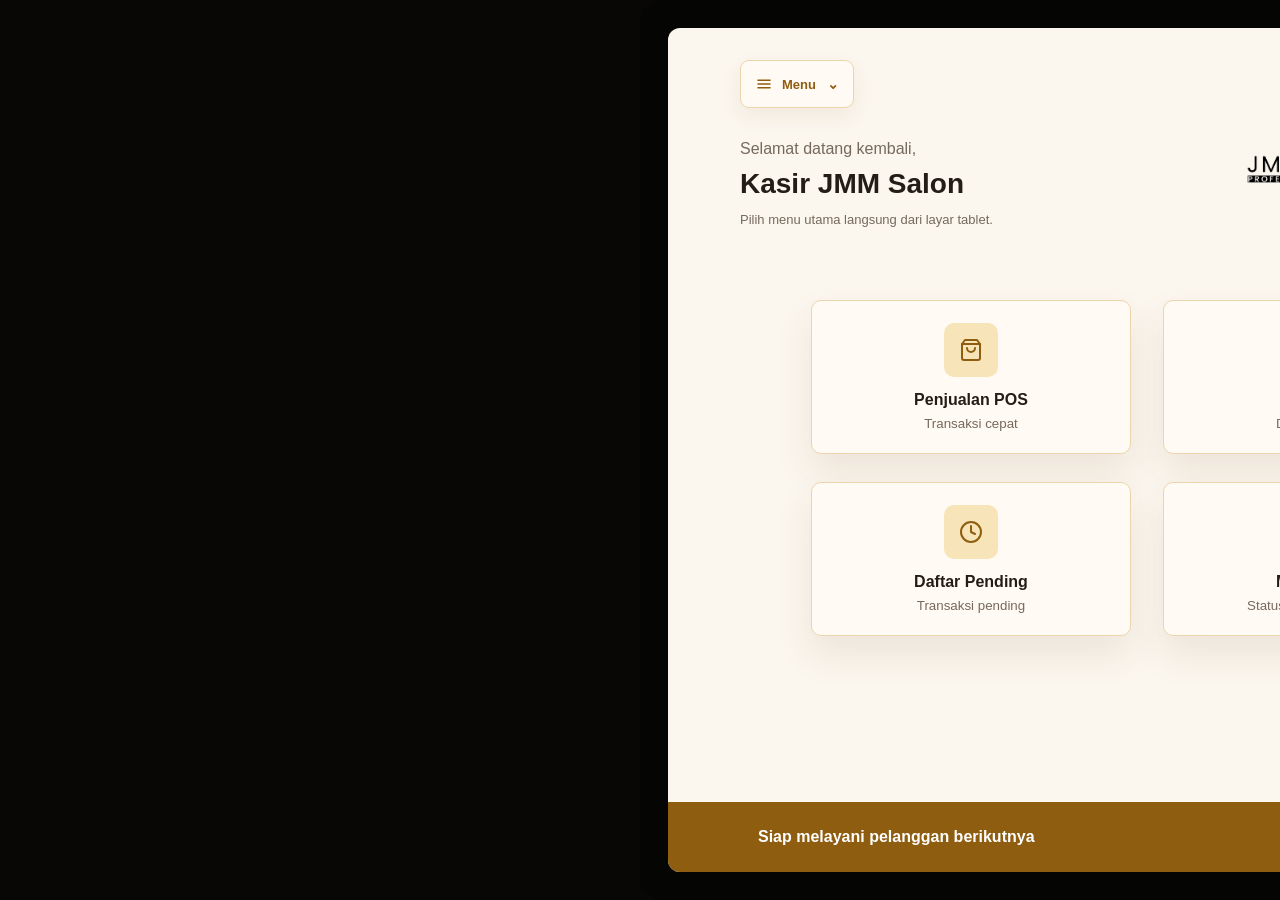
<file: index.html>
<!doctype html>
<html lang="id">
  <head>
    <meta charset="UTF-8" />
    <meta name="viewport" content="width=device-width, initial-scale=1.0" />
    <title>JMM Salon Cashier System - Tablet UI Gold</title>
    <link rel="icon" href="assets/images/JMMSALON2Transparant.png" type="image/png" />
    <link rel="stylesheet" href="assets/css/base.css?v=20260804-02" />
    <link rel="stylesheet" href="assets/css/customer-picker.css?v=20260804-02" />
    <link rel="stylesheet" href="assets/css/customers.css?v=20260804-02" />
    <link rel="stylesheet" href="assets/css/pos.css?v=20260804-02" />
    <link rel="stylesheet" href="assets/css/overlays.css?v=20260804-02" />
    <link rel="stylesheet" href="assets/css/operations.css?v=20260804-02" />
    <link rel="stylesheet" href="assets/css/membership.css?v=20260804-02" />
    <link rel="stylesheet" href="assets/css/cms.css?v=20260804-02" />
  </head>
  <body>
    <div id="app" aria-live="polite"></div>
    <script src="assets/js/bootstrap.js?v=20260804-02" defer></script>
  </body>
</html>
</file>
<file: assets/css/base.css>
:root {
  --canvas: #fbf6ee;
  --card: #fffaf3;
  --raised: #fffdf8;
  --ink: #241d17;
  --muted: #76695d;
  --gold: #d49a23;
  --gold-dark: #8f5d0f;
  --gold-soft: #f7e5b9;
  --gold-lift: #fff3da;
  --border: #ecd5ac;
  --success: #31966d;
  --danger: #b94a48;
  --shadow: 0 18px 36px rgba(118, 83, 28, 0.1);
}

* {
  box-sizing: border-box;
}

body {
  min-height: 100vh;
  margin: 0;
  display: grid;
  place-items: center;
  overflow: hidden;
  background: #080706;
  color: var(--ink);
  font-family: ui-sans-serif, -apple-system, BlinkMacSystemFont, "Segoe UI", sans-serif;
  letter-spacing: 0;
}

.bootstrap-error {
  width: min(560px, calc(100vw - 48px));
  margin: 15vh auto 0;
  padding: 28px;
  border: 1px solid var(--border);
  border-radius: 12px;
  background: var(--card);
  color: var(--ink);
  box-shadow: var(--shadow);
}

.bootstrap-error h1 {
  margin: 0 0 12px;
  font-size: 24px;
}

.bootstrap-error p,
.bootstrap-error small {
  color: var(--muted);
}

button,
input,
select {
  font: inherit;
}

button {
  cursor: pointer;
}

.member-branch-tag {
  display: inline-flex;
  align-items: center;
  width: max-content;
  min-height: 20px;
  padding: 2px 8px;
  border-radius: 999px;
  background: var(--gold-soft);
  color: var(--gold-dark) !important;
  font-size: 10px !important;
  font-weight: 800;
  line-height: 1.2;
}

.transaction-branch-tag {
  display: inline-flex;
  align-items: center;
  width: max-content;
  min-height: 20px;
  padding: 2px 8px;
  border: 1px solid #ddc28d;
  border-radius: 999px;
  background: var(--raised);
  color: var(--ink) !important;
  font-size: 10px !important;
  font-weight: 800;
  line-height: 1.2;
}

.member-branch-copy {
  display: block;
  margin-top: 4px;
  color: var(--gold-dark) !important;
  font-size: 10px !important;
  font-weight: 800;
}

.tablet-shell {
  width: 1366px;
  height: 900px;
  padding: 28px;
  background: #050504;
  border-radius: 22px;
}

.tablet-screen {
  position: relative;
  display: none;
  width: 100%;
  height: 100%;
  overflow: hidden;
  background: var(--canvas);
  border-radius: 12px;
}

.tablet-screen.active {
  display: block;
}

.topbar {
  height: 126px;
  display: grid;
  grid-template-columns: auto 1fr auto;
  align-items: start;
  gap: 24px;
  padding: 32px 50px 0;
}

.home-topbar {
  height: 172px;
  grid-template-columns: minmax(0, 1fr) auto minmax(0, 1fr);
  align-items: start;
  padding-left: 72px;
  padding-right: 72px;
}

#pos-view .topbar {
  height: 104px;
}

#pending-popup-button {
  justify-self: end;
}

.eyebrow,
.subtitle,
.date-block span,
.operator span,
small,
p {
  color: var(--muted);
}

.eyebrow,
.subtitle,
p {
  margin: 0;
}

h1,
h2,
h3 {
  margin: 0;
  letter-spacing: 0;
}

h1 {
  margin-top: 10px;
  font-size: 28px;
  line-height: 1.15;
}

.subtitle {
  margin-top: 12px;
  font-size: 13px;
}

.operator {
  display: flex;
  align-items: center;
  gap: 16px;
  min-width: 300px;
}

.operator.compact {
  min-width: 270px;
  justify-content: flex-end;
}

.home-operator {
  justify-content: flex-end;
}

.date-block {
  display: grid;
  gap: 8px;
  font-size: 12px;
}

.avatar {
  display: grid;
  width: 44px;
  height: 44px;
  place-items: center;
  border-radius: 999px;
  background: var(--gold);
  color: #fff;
  font-weight: 800;
}

.home-grid {
  position: absolute;
  left: 50%;
  top: 272px;
  transform: translateX(-50%);
  display: grid;
  grid-template-columns: repeat(3, 320px);
  gap: 28px 32px;
}

.home-online-compact {
  width: 304px;
  min-height: 48px;
  display: grid;
  grid-template-columns: 28px minmax(0, 1fr) auto;
  align-items: center;
  gap: 9px;
  padding: 8px 10px;
  border: 1px solid var(--border);
  border-radius: 9px;
  background: var(--card);
  color: var(--ink);
  box-shadow: 0 7px 18px rgba(118, 83, 28, 0.07);
  text-align: left;
}

.home-online-compact:hover,
.home-online-compact:focus-visible {
  border-color: var(--gold);
  background: var(--raised);
}

.home-online-compact:focus-visible {
  outline: 2px solid rgba(212, 154, 35, 0.45);
  outline-offset: 2px;
}

.home-online-compact-copy {
  display: grid;
  gap: 3px;
  min-width: 0;
}

.home-online-compact-copy strong {
  display: flex;
  align-items: center;
  gap: 7px;
  font-size: 11px;
}

.home-online-compact-copy small {
  overflow: hidden;
  color: var(--muted);
  font-size: 8px;
  text-overflow: ellipsis;
  white-space: nowrap;
}

.home-online-compact-copy b {
  min-width: 20px;
  padding: 2px 6px;
  border-radius: 999px;
  background: #e7f5ee;
  color: #267a58;
  font-size: 8px;
  text-align: center;
}

.home-online-icon {
  display: grid;
  width: 28px;
  height: 28px;
  place-items: center;
  border-radius: 8px;
  background: #e7f5ee;
  color: var(--success);
  font-size: 9px;
}

.home-online-chevron {
  color: var(--gold-dark);
  font-size: 18px;
  line-height: 1;
}

.menu-tile {
  height: 154px;
  padding: 18px 14px;
  border: 1px solid var(--border);
  border-radius: 10px;
  background: var(--card);
  box-shadow: var(--shadow);
  color: var(--ink);
}

.menu-tile.muted {
  opacity: 0.94;
}

.tile-icon {
  display: grid;
  width: 54px;
  height: 54px;
  margin: 0 auto 14px;
  place-items: center;
  border-radius: 10px;
  background: var(--gold-soft);
  color: var(--gold-dark);
}

.tile-icon svg {
  width: 24px;
  height: 24px;
}

.menu-tile strong,
.menu-tile small {
  display: block;
}

.menu-tile small {
  margin-top: 7px;
}

.bottom-command {
  position: absolute;
  left: 0;
  right: 0;
  bottom: 0;
  height: 70px;
  padding: 0 90px;
  display: flex;
  align-items: center;
  justify-content: space-between;
  background: var(--gold-dark);
  color: #fff;
  font-weight: 800;
}

.back-button {
  width: 106px;
  height: 48px;
  border: 1px solid var(--border);
  border-radius: 10px;
  background: var(--raised);
  color: var(--gold-dark);
  font-weight: 800;
}
</file>
<file: assets/css/customer-picker.css>
.pos-layout {
  display: grid;
  grid-template-columns: 1fr 320px;
  gap: 18px;
  height: 740px;
  padding: 10px 48px 38px;
}

.pos-catalog,
.cart-panel,
.profile-card,
.history-panel,
.wide-panel,
.filter-panel,
.transaction-panel {
  border: 1px solid var(--border);
  border-radius: 12px;
  background: var(--card);
}

.pos-catalog {
  position: relative;
  display: grid;
  grid-template-rows: auto auto auto minmax(0, 1fr);
  min-height: 0;
  padding: 14px;
  overflow: hidden;
}

.customer-strip {
  position: relative;
  display: flex;
  flex-wrap: wrap;
  align-items: center;
  align-content: flex-start;
  gap: 10px;
  min-height: 58px;
  padding: 9px 14px;
  border-radius: 10px;
  background: var(--raised);
  border: 1px solid var(--border);
  z-index: 20;
}

.customer-member-area {
  position: relative;
  display: flex;
  align-items: center;
  gap: 4px;
  min-width: 0;
}

.customer-member-area[hidden] {
  display: none;
}

.member-benefits {
  flex: 0 0 100%;
  display: grid;
  gap: 6px;
  max-height: 126px;
  overflow: hidden;
  padding-top: 7px;
  border-top: 1px solid var(--border);
}

.member-benefits[hidden] {
  display: none;
}

.benefit-toggle {
  display: inline-flex;
  align-items: center;
  justify-content: center;
  gap: 8px;
  height: 32px;
  padding: 0 10px 0 12px;
  border: 1px solid var(--border);
  border-radius: 8px;
  background: var(--gold-soft);
  color: var(--gold-dark);
  font-size: 12px;
  font-weight: 900;
  cursor: pointer;
  white-space: nowrap;
}

.benefit-toggle b {
  display: grid;
  width: 19px;
  height: 19px;
  place-items: center;
  border-radius: 999px;
  background: var(--gold);
  color: #fff;
  font-size: 10px;
  line-height: 1;
}

.benefit-toggle svg {
  width: 13px;
  height: 13px;
  transition: transform 0.16s ease;
}

.customer-strip.benefits-open .benefit-toggle svg {
  transform: rotate(180deg);
}

.member-list-rows {
  display: grid;
  max-height: 96px;
  overflow-y: auto;
  border: 1px solid var(--border);
  border-radius: 8px;
  background: var(--raised);
  scrollbar-color: #d8b46c transparent;
}

.member-list-row {
  display: grid;
  grid-template-columns: minmax(0, 1fr) auto;
  align-items: center;
  gap: 8px;
  min-height: 32px;
  padding: 3px 10px;
  border-bottom: 1px solid #f2e4cc;
}

.member-list-row:last-child {
  border-bottom: 0;
}

.member-list-row > span:first-child {
  min-width: 0;
  overflow: hidden;
  color: var(--ink);
  font-size: 12px;
  font-weight: 750;
  text-overflow: ellipsis;
  white-space: nowrap;
}

.member-list-row.ready > span:first-child {
  color: var(--gold-dark);
  font-weight: 900;
}

.member-list-stepper {
  display: grid;
  grid-template-columns: 24px 28px 24px;
  height: 24px;
  overflow: hidden;
  border: 1px solid var(--border);
  border-radius: 7px;
  background: #fffdf8;
}

.member-list-stepper button,
.member-list-stepper b {
  display: grid;
  place-items: center;
  border: 0;
  color: var(--ink);
  font-size: 11px;
  font-weight: 800;
}

.member-list-stepper button {
  color: var(--gold-dark);
  background: #fffaf1;
}

.member-list-stepper button:disabled {
  color: #cbb99b;
  background: #fffdf8;
  cursor: default;
}

.member-list-stepper b {
  border-left: 1px solid var(--border);
  border-right: 1px solid var(--border);
}

.customer-strip span,
.customer-strip small {
  display: block;
  font-size: 12px;
}

.customer-strip .member-list-stepper {
  display: grid;
}

.customer-summary {
  min-width: 0;
  flex: 0 1 auto;
  max-width: 380px;
}

.customer-title-row {
  display: flex;
  align-items: center;
  gap: 8px;
  min-width: 0;
  max-width: 100%;
}

.customer-strip strong {
  display: block;
  margin: 2px 0;
  font-size: 16px;
}

.customer-title-row strong {
  overflow: hidden;
  text-overflow: ellipsis;
  white-space: nowrap;
}

.customer-edit {
  flex: 0 0 auto;
  height: 22px;
  padding: 0 8px;
  border: 1px solid var(--border);
  border-radius: 6px;
  background: var(--gold-soft);
  color: var(--gold-dark);
  font-size: 10px;
  font-weight: 900;
  cursor: pointer;
}

.customer-summary small {
  overflow: hidden;
  text-overflow: ellipsis;
  white-space: nowrap;
}

.badge {
  display: inline-grid;
  min-width: 82px;
  height: 32px;
  place-items: center;
  padding: 0 16px;
  border-radius: 999px;
  background: var(--gold-soft);
  color: var(--gold-dark);
  font-size: 12px;
  font-weight: 800;
  white-space: nowrap;
  line-height: 1;
}

.customer-strip .badge {
  display: inline-flex;
  align-items: center;
  justify-content: center;
  min-width: auto;
  height: 24px;
  padding: 0 10px;
  font-size: 11px;
  flex-shrink: 0;
}

.badge.muted {
  background: #efe9df;
  color: var(--muted);
}

.badge.success {
  background: var(--gold-soft);
  color: var(--gold-dark);
}

.badge.gold {
  background: var(--gold);
  color: #fff;
}

.soft-action {
  display: inline-flex;
  align-items: center;
  justify-content: center;
  gap: 8px;
  height: 38px;
  padding: 0 14px;
  border: 0;
  border-radius: 10px;
  background: var(--gold-soft);
  color: var(--gold-dark);
  font-weight: 800;
  font-size: 12px;
  white-space: nowrap;
  flex-shrink: 0;
}

.soft-action svg {
  display: inline-block;
  width: 16px;
  height: 16px;
  flex-shrink: 0;
}

#customer-toggle {
  margin-left: auto;
}

#customer-add-pos {
  width: 158px;
  background: linear-gradient(180deg, #e7b13a, var(--gold));
  color: #fff;
  box-shadow: 0 10px 22px rgba(155, 98, 13, 0.18);
}

#customer-add-pos:hover {
  filter: brightness(1.05);
}

.customer-summary.empty strong {
  color: var(--muted);
  font-weight: 800;
}

.badge.member {
  display: inline-flex;
  align-items: center;
  justify-content: center;
  gap: 8px;
  background: var(--gold-soft);
  color: var(--gold-dark);
  line-height: 1.1;
}

.customer-dropdown {
  position: absolute;
  top: calc(100% + 8px);
  right: 14px;
  display: none;
  width: 380px;
  max-height: 320px;
  padding: 0;
  overflow: hidden;
  border: 1px solid var(--border);
  border-radius: 12px;
  background: var(--raised);
  box-shadow: 0 18px 40px rgba(118, 83, 28, 0.16);
}

.customer-strip.open .customer-dropdown {
  display: flex;
  flex-direction: column;
}

.dropdown-list {
  flex: 1 1 auto;
  min-height: 0;
  overflow-y: auto;
  display: grid;
  gap: 7px;
  padding: 8px;
  scrollbar-color: #d8b46c transparent;
}

.dropdown-search {
  display: grid;
  grid-template-columns: 1fr auto;
  align-items: center;
  gap: 8px;
  padding: 8px 10px;
  border: 1px solid var(--border);
  border-radius: 10px;
  background: var(--raised);
}

.dropdown-search input {
  width: 100%;
  border: 0;
  outline: 0;
  background: transparent;
  color: var(--ink);
  font-size: 13px;
}

.dropdown-search span {
  color: var(--muted);
  font-size: 18px;
  line-height: 1;
}

.customer-option {
  display: flex;
  align-items: center;
  justify-content: space-between;
  gap: 12px;
  width: 100%;
  min-height: 58px;
  padding: 10px 12px;
  border: 1px solid transparent;
  border-radius: 10px;
  background: #fff8eb;
  color: var(--ink);
  text-align: left;
}

.customer-option:hover,
.customer-option.active {
  border-color: var(--gold);
  background: var(--gold-lift);
}

.customer-option strong,
.customer-option small {
  display: block;
}

.customer-option strong {
  font-size: 13px;
}

.customer-option small {
  margin-top: 4px;
  font-size: 11px;
}

.customer-option em {
  display: inline-flex;
  align-items: center;
  justify-content: center;
  gap: 6px;
  min-width: 112px;
  height: 28px;
  border-radius: 999px;
  background: var(--gold-soft);
  color: var(--gold-dark);
  font-size: 10px;
  font-style: normal;
  font-weight: 900;
}

.customer-option em span {
  display: grid;
  width: 16px;
  height: 16px;
  place-items: center;
  border-radius: 999px;
  background: var(--gold);
  color: #fff;
  font-size: 8px;
}

.customer-option em.muted {
  background: #efe9df;
  color: var(--muted);
}
</file>
<file: assets/css/customers.css>
.customer-list-panel {
  display: flex;
  flex-direction: column;
  height: 640px;
  min-height: 0;
  margin: 24px 48px 48px;
  padding: 24px;
  border: 1px solid var(--border);
  border-radius: 12px;
  background: var(--card);
  overflow: hidden;
}

.customer-list-tools {
  display: flex;
  align-items: center;
  gap: 14px;
  padding-bottom: 14px;
}

.entries-control {
  display: flex;
  align-items: center;
  gap: 8px;
  color: var(--muted);
  font-size: 12px;
}

.entries-control strong {
  display: grid;
  min-width: 46px;
  height: 34px;
  place-items: center;
  border: 1px solid var(--border);
  border-radius: 8px;
  background: var(--raised);
  color: var(--ink);
}

.customer-search {
  display: grid;
  grid-template-columns: auto 1fr;
  align-items: center;
  gap: 10px;
  color: var(--muted);
  font-size: 12px;
  flex: 1;
  max-width: 400px;
  margin-left: auto;
}

.customer-search input {
  height: 36px;
  padding: 0 12px;
  border: 1px solid var(--border);
  border-radius: 8px;
  outline: 0;
  background: var(--raised);
  color: var(--ink);
}

.filter-button,
.add-customer-button,
.table-action {
  border: 1px solid var(--border);
  border-radius: 8px;
  background: var(--raised);
  color: var(--gold-dark);
  font-weight: 900;
}

.filter-button {
  display: flex;
  align-items: center;
  justify-content: center;
  gap: 8px;
  height: 36px;
  min-width: 92px;
}

.add-customer-button {
  display: flex;
  align-items: center;
  justify-content: center;
  gap: 8px;
  height: 44px;
  padding: 0 16px;
  background: linear-gradient(180deg, #e7b13a, var(--gold));
  border-color: var(--gold);
  color: #fff;
  box-shadow: 0 10px 22px rgba(155, 98, 13, 0.18);
}

.add-customer-button span {
  display: grid;
  width: 20px;
  height: 20px;
  place-items: center;
  border-radius: 6px;
  background: rgba(255, 255, 255, 0.22);
  color: #fff;
}

.customer-table {
  display: flex;
  flex-direction: column;
  min-height: 0;
  border: 1px solid var(--border);
  border-radius: 10px;
  overflow: hidden;
  background: var(--raised);
}

.customer-table-head,
.customer-row {
  display: grid;
  grid-template-columns: 100px minmax(160px, 1.2fr) 164px 112px 112px;
  align-items: center;
  gap: 14px;
}

.customer-table-head {
  min-height: 48px;
  padding: 0 16px;
  background: #f1e8d9;
  color: var(--muted);
  font-size: 12px;
  font-weight: 900;
}

.customer-list {
  flex: 1 1 auto;
  min-height: 0;
  overflow-y: auto;
  scrollbar-color: #d8b46c transparent;
}

.customer-row {
  min-height: 84px;
  padding: 10px 16px;
  border-top: 1px solid #ead6b3;
  background: #fffaf3;
}

.customer-row:nth-child(even) {
  background: #fff7e9;
}

.customer-row:hover {
  background: var(--gold-lift);
}

.customer-code,
.last-visit {
  color: var(--muted);
  font-size: 12px;
  font-weight: 800;
}

.customer-cell-main strong,
.customer-cell-main small {
  display: block;
}

.customer-cell-main strong {
  font-size: 15px;
}

.customer-cell-main small {
  margin-top: 5px;
  color: var(--muted);
  font-size: 12px;
}

.table-action {
  height: 38px;
  background: var(--gold-soft);
}

.customer-empty {
  display: grid;
  min-height: 300px;
  place-items: center;
  align-content: center;
  gap: 8px;
  color: var(--muted);
  text-align: center;
}

.customer-empty strong {
  color: var(--ink);
}

.reward-meter {
  display: grid;
  gap: 6px;
  min-width: 0;
}

.reward-meter span {
  color: var(--muted);
  font-size: 11px;
}

.reward-meter strong {
  color: var(--gold-dark);
  font-size: 13px;
  line-height: 1.2;
}

.reward-meter small {
  color: var(--muted);
  font-size: 11px;
}

.reward-meter.ready strong {
  color: var(--gold-dark);
}

.reward-dots {
  display: grid;
  grid-template-columns: repeat(10, 1fr);
  gap: 4px;
}

.reward-dots i {
  height: 7px;
  border-radius: 999px;
  background: #efe6d8;
}

.reward-dots i.done {
  background: var(--gold-soft);
}

.reward-dots i.free,
.reward-meter.ready .reward-dots i.done {
  background: linear-gradient(180deg, #e7b13a, var(--gold));
}

.reward-meter.compact {
  gap: 4px;
}

.reward-meter.compact span {
  display: none;
}

.reward-meter.compact strong {
  font-size: 12px;
}

.reward-meter.compact small {
  overflow: hidden;
  text-overflow: ellipsis;
  white-space: nowrap;
}

.reward-meter.strip {
  grid-template-columns: minmax(0, 1fr) 132px;
  align-items: center;
  gap: 4px 10px;
  max-width: 520px;
  margin-top: 5px;
}

.reward-meter.strip span,
.reward-meter.strip strong {
  display: none;
}

.reward-meter.strip small {
  overflow: hidden;
  color: var(--gold-dark);
  font-size: 11px;
  font-weight: 800;
  text-overflow: ellipsis;
  white-space: nowrap;
}

.reward-meter.strip .reward-dots {
  min-width: 0;
}

.reward-meter.strip .reward-dots i {
  height: 6px;
}
</file>
<file: assets/css/pos.css>
.pos-topbar-actions {
  display: flex;
  align-items: center;
  justify-content: flex-end;
  gap: 10px;
}

.salon-branch-select {
  display: grid;
  gap: 3px;
  min-width: 180px;
}

.salon-branch-select span {
  color: var(--muted);
  font-size: 9px;
  font-weight: 900;
  letter-spacing: 0.08em;
  text-transform: uppercase;
}

.salon-branch-select select {
  height: 38px;
  padding: 0 30px 0 12px;
  border: 1px solid var(--border);
  border-radius: 9px;
  outline: 0;
  background: var(--raised);
  color: var(--gold-dark);
  font-size: 11px;
  font-weight: 900;
}

.catalog-toolbar {
  display: grid;
  grid-template-columns: auto 1fr;
  align-items: center;
  gap: 16px;
  margin: 12px 0 14px;
}

.category-tabs {
  display: flex;
  gap: 10px;
}

.category,
.segmented button,
.payment-methods button {
  border: 0;
  border-radius: 10px;
  background: var(--raised);
  color: var(--ink);
}

.category {
  min-width: 132px;
  height: 46px;
  gap: 10px;
  padding: 0 18px;
  border: 1px solid var(--border);
  display: flex;
  align-items: center;
  justify-content: center;
  box-shadow: 0 10px 22px rgba(118, 83, 28, 0.05);
}

.category strong {
  display: block;
}

.tab-icon {
  display: grid;
  width: 22px;
  height: 22px;
  place-items: center;
  color: var(--gold-dark);
  font-size: 18px;
  line-height: 1;
}

.category.active {
  background: linear-gradient(180deg, #e5ad35, var(--gold));
  border-color: var(--gold);
  color: #fff;
}

.category.active .tab-icon {
  color: #fff;
}

.search-box {
  justify-self: end;
  display: grid;
  grid-template-columns: 1fr auto;
  align-items: center;
  width: 280px;
  height: 46px;
  padding: 0 14px 0 18px;
  border: 1px solid var(--border);
  border-radius: 12px;
  background: var(--raised);
  box-shadow: 0 10px 22px rgba(118, 83, 28, 0.05);
}

.search-box input {
  width: 100%;
  min-width: 0;
  border: 0;
  outline: 0;
  background: transparent;
  color: var(--ink);
  font-size: 13px;
}

.search-box span {
  color: var(--muted);
  font-size: 20px;
  line-height: 1;
}

.section-heading {
  display: flex;
  align-items: center;
  justify-content: space-between;
  margin: 6px 0 10px;
}

.section-heading.plain {
  align-items: flex-start;
  margin: 0 0 20px;
}

.section-heading h2 {
  font-size: 20px;
}

.section-heading p {
  margin-top: 6px;
  font-size: 13px;
}

.segmented {
  display: flex;
  gap: 8px;
}

.segmented button {
  height: 40px;
  min-width: 72px;
  color: var(--gold-dark);
  font-weight: 800;
}

.segmented button.active,
.payment-methods .active {
  background: var(--gold);
  color: #fff;
}

.item-grid {
  display: grid;
  grid-template-columns: repeat(4, minmax(0, 1fr));
  gap: 10px;
  min-height: 0;
  overflow-y: auto;
  overflow-x: hidden;
  padding-right: 2px;
  padding-bottom: 12px;
  align-content: start;
}

.item-grid,
.cart-list,
.customer-dropdown,
.staff-menu {
  scrollbar-color: #d8b46c transparent;
}

.item-card {
  min-height: 92px;
  padding: 13px;
  border: 1px solid var(--border);
  border-radius: 10px;
  background: var(--raised);
  box-shadow: 0 0 0 rgba(118, 83, 28, 0);
  transition: transform 0.16s ease, border-color 0.16s ease, background 0.16s ease, box-shadow 0.16s ease;
}

.empty-items {
  grid-column: 1 / -1;
  display: grid;
  min-height: 220px;
  place-items: center;
  align-content: center;
  gap: 8px;
  border: 1px dashed var(--border);
  border-radius: 10px;
  background: rgba(255, 255, 255, 0.5);
  color: var(--muted);
  text-align: center;
}

.empty-items strong {
  color: var(--ink);
}

.item-card:hover {
  transform: translateY(-2px);
  border-color: var(--gold);
  background: #fffaf0;
  box-shadow: 0 12px 26px rgba(118, 83, 28, 0.12);
}

.item-card:active {
  transform: scale(0.98);
  border-color: var(--gold);
  background: #fffaf0;
}

.item-card h3 {
  min-height: 0;
  margin: 0;
  font-size: 13px;
  line-height: 1.3;
}

.item-card-head {
  display: flex;
  align-items: flex-start;
  justify-content: space-between;
  gap: 8px;
}

.item-card-head h3 {
  flex: 1;
}

.member-package-note {
  display: block;
  margin-top: 5px;
  color: var(--gold-dark);
  font-size: 10px;
  font-weight: 800;
  line-height: 1.25;
}

.member-bonus-note {
  display: block;
  margin-top: 6px;
  color: var(--muted);
  font-size: 9px;
  font-weight: 700;
  line-height: 1.3;
}

.member-cart-bonus {
  flex-basis: 100%;
  color: var(--gold-dark);
  font-size: 9px;
  font-weight: 800;
  line-height: 1.3;
}

.service-level-note {
  display: block;
  margin-top: 5px;
  color: var(--gold-dark);
  font-size: 10px;
  font-weight: 800;
  line-height: 1.25;
}

.service-promotion-note {
  display: block;
  margin-top: 5px;
  color: #9a5f00;
  font-size: 9px;
  font-weight: 900;
  line-height: 1.25;
}

.price-stack small {
  display: block;
  margin-bottom: 2px;
  color: var(--muted);
  font-size: 10px;
}

.item-card p {
  margin-top: 6px;
  font-size: 11px;
}

.item-bottom {
  display: flex;
  align-items: center;
  justify-content: space-between;
  gap: 8px;
  margin-top: 12px;
}

.price {
  font-size: 12px;
  font-weight: 600;
  color: var(--ink);
}

.price-stack {
  display: inline-grid;
  gap: 2px;
}

.price-stack s {
  color: var(--muted);
  font-size: 10px;
  font-weight: 600;
  text-decoration-thickness: 1px;
}

.cart-panel {
  display: flex;
  flex-direction: column;
  min-height: 0;
  padding: 16px;
  background: var(--raised);
}

.cart-head {
  display: flex;
  justify-content: space-between;
  gap: 12px;
}

.cart-head h2 {
  font-size: 21px;
}

.cart-head p {
  margin-top: 8px;
  font-size: 12px;
}

.cart-list {
  display: flex;
  flex-direction: column;
  gap: 8px;
  flex: 1 1 auto;
  min-height: 0;
  margin-top: 12px;
  padding-right: 4px;
  overflow-y: auto;
  overflow-x: hidden;
}

.cart-list:has(.staff-action-menu) {
  overflow: visible;
}

.cart-row {
  position: relative;
  flex-shrink: 0;
  display: flex;
  flex-direction: column;
  justify-content: space-between;
  min-height: 102px;
  padding: 8px 10px;
  border: 1px solid #f0dfc2;
  border-radius: 8px;
  background: #fffaf3;
  box-sizing: border-box;
}

.cart-row-top,
.summary-line {
  display: flex;
  justify-content: space-between;
  gap: 10px;
}

.cart-row small {
  display: block;
  color: var(--gold-dark);
  font-weight: 900;
  font-size: 10px;
}

.cart-label-row {
  display: flex;
  align-items: center;
  justify-content: space-between;
  gap: 6px;
  min-height: 18px;
  margin-bottom: 2px;
}

.cart-discount-badge {
  display: inline-flex;
  height: 18px;
  align-items: center;
  padding: 0 7px;
  border-radius: 6px;
  background: var(--gold);
  color: #fff;
  font-size: 9px;
  font-weight: 900;
  white-space: nowrap;
  cursor: pointer;
}

.cart-row span {
  display: block;
  margin-top: 2px;
  color: var(--muted);
  font-size: 10px;
}

.cart-row .cart-discount-badge {
  display: inline-flex;
  margin-top: 0;
  color: #fff;
  font-size: 9px;
}

.cart-row-top strong {
  max-width: 130px;
  font-size: 12px;
}

.cart-row-top b {
  font-size: 11px;
  font-weight: 600;
}

.cart-row-price {
  display: grid;
  justify-items: end;
  gap: 1px;
  min-width: 76px;
  text-align: right;
}

.cart-row-price s {
  color: var(--muted);
  font-size: 9px;
  font-weight: 600;
  text-decoration-thickness: 1px;
}

.cart-row-price span {
  display: block;
  margin-top: 0;
  color: var(--ink);
  font-size: 11px;
  font-weight: 700;
}

.cart-row-bottom {
  display: flex;
  align-items: center;
  justify-content: space-between;
  gap: 6px;
  margin-top: 2px;
}

.cart-controls {
  position: relative;
  display: flex;
  flex: 1 1 auto;
  min-width: 0;
  align-items: center;
  flex-wrap: wrap;
  gap: 6px;
}

.service-level-select {
  display: inline-flex;
  align-items: center;
  justify-content: center;
  height: 26px;
  min-width: 78px;
  padding: 0 10px;
  border: 1px solid #e4c48d;
  border-radius: 8px;
  background: #fff1cf;
  color: var(--gold-dark);
  font-size: 10px;
  font-weight: 900;
  box-shadow: 0 5px 12px rgba(143, 93, 15, 0.08);
  transition: transform 0.14s ease, border-color 0.14s ease, background 0.14s ease, box-shadow 0.14s ease;
}

.service-level-select:hover {
  transform: translateY(-1px);
  border-color: var(--gold);
  background: #ffe7aa;
  box-shadow: 0 8px 18px rgba(143, 93, 15, 0.14);
}

.service-level-select.active {
  border-color: var(--gold);
  background: var(--gold);
  color: #fff;
}

.service-level-menu {
  position: absolute;
  left: 0;
  top: calc(100% + 6px);
  z-index: 12;
  display: grid;
  gap: 6px;
  width: 246px;
  padding: 10px;
  border: 1px solid var(--border);
  border-radius: 10px;
  background: var(--raised);
  box-shadow: 0 16px 32px rgba(118, 83, 28, 0.16);
}

.service-level-menu-head {
  display: grid;
  gap: 3px;
  padding: 2px 4px 6px;
  border-bottom: 1px dashed var(--border);
}

.service-level-menu-head strong {
  color: var(--ink);
  font-size: 12px;
}

.service-level-menu-head small {
  color: var(--muted);
  font-size: 10px;
}

.service-level-empty {
  padding: 10px;
  border: 1px dashed var(--border);
  border-radius: 7px;
  background: var(--card);
  color: var(--muted);
  font-size: 10px;
  font-weight: 700;
  line-height: 1.4;
  text-align: center;
}

.service-level-option {
  display: flex;
  align-items: center;
  justify-content: space-between;
  gap: 10px;
  min-height: 36px;
  padding: 0 10px;
  border: 1px solid transparent;
  border-radius: 7px;
  background: var(--gold-lift);
  color: var(--gold-dark);
  text-align: left;
}

.service-level-option span {
  font-size: 11px;
  font-weight: 900;
}

.service-level-option small {
  color: var(--muted);
  font-size: 10px;
  font-weight: 800;
  text-align: right;
}

.service-level-option:hover,
.service-level-option.active {
  border-color: var(--gold);
  background: #ffe7aa;
}

.staff-select {
  display: inline-flex;
  align-items: center;
  justify-content: center;
  height: 26px;
  min-width: 112px;
  padding: 0 10px;
  border: 1px solid #e4c48d;
  border-radius: 8px;
  background: #fff1cf;
  color: var(--gold-dark);
  font-size: 10px;
  font-weight: 900;
  box-shadow: 0 5px 12px rgba(143, 93, 15, 0.08);
  transition: transform 0.14s ease, border-color 0.14s ease, background 0.14s ease, box-shadow 0.14s ease;
}

.discount-select {
  display: inline-flex;
  align-items: center;
  justify-content: center;
  gap: 5px;
  height: 26px;
  min-width: 74px;
  padding: 0 10px;
  border: 1px solid #e4c48d;
  border-radius: 8px;
  background: #fff1cf;
  color: var(--gold-dark);
  font-size: 10px;
  font-weight: 900;
  box-shadow: 0 5px 12px rgba(143, 93, 15, 0.08);
  transition: transform 0.14s ease, border-color 0.14s ease, background 0.14s ease, box-shadow 0.14s ease;
}

.discount-select span {
  margin-top: 0;
  background: transparent;
  color: currentColor;
  font-size: 12px;
  font-weight: 900;
  line-height: 1;
}

.staff-select:hover,
.discount-select:hover {
  transform: translateY(-1px);
  border-color: var(--gold);
  background: #ffe7aa;
  box-shadow: 0 8px 18px rgba(143, 93, 15, 0.14);
}

.staff-select:active,
.discount-select:active {
  transform: scale(0.96);
  box-shadow: 0 3px 8px rgba(143, 93, 15, 0.12);
}

.discount-select.active {
  border-color: var(--gold);
  background: var(--gold);
  color: #fff;
  box-shadow: 0 8px 16px rgba(155, 98, 13, 0.2);
}

.discount-select.active:hover {
  background: #d99a15;
}

.staff-menu {
  position: absolute;
  left: 12px;
  top: 74px;
  z-index: 10;
  display: flex;
  flex-direction: column;
  gap: 6px;
  width: 220px;
  max-height: 280px;
  padding: 8px;
  overflow: hidden;
  border: 1px solid var(--border);
  border-radius: 10px;
  background: var(--raised);
  box-shadow: 0 16px 32px rgba(118, 83, 28, 0.16);
}

.cart-controls .staff-menu,
.cart-controls .discount-menu {
  left: 0;
  top: calc(100% + 6px);
}

.staff-menu button {
  display: flex;
  align-items: center;
  justify-content: space-between;
  gap: 10px;
  min-height: 34px;
  padding: 0 12px;
  border: 0;
  border-radius: 8px;
  background: var(--gold-lift);
  color: var(--gold-dark);
  font-size: 11px;
  font-weight: 900;
}

.staff-menu b {
  color: var(--muted);
  font-size: 10px;
}

.staff-menu-group-label {
  display: flex;
  align-items: center;
  justify-content: space-between;
  min-height: 22px;
  padding: 2px 5px 0;
  color: var(--muted);
  font-size: 8px;
  font-weight: 900;
  letter-spacing: 0.05em;
  text-transform: uppercase;
}

.staff-menu-group-label b {
  min-width: 18px;
  padding: 2px 5px;
  border-radius: 999px;
  background: rgba(49, 150, 109, 0.1);
  color: inherit;
  text-align: center;
}

.staff-menu-group-label.online {
  color: #267a58;
}

.staff-menu button.online {
  border: 1px solid #cfe8dc;
  background: #f1faf6;
  color: #267a58;
}

.staff-choice-copy {
  display: grid;
  gap: 2px;
  min-width: 0;
  text-align: left;
}

.staff-choice-copy strong,
.staff-choice-copy small {
  display: block;
  margin: 0;
}

.staff-choice-copy strong {
  color: inherit;
  font-size: 11px;
}

.staff-online-dot {
  display: inline-block;
  width: 7px;
  height: 7px;
  margin-right: 6px;
  border-radius: 50%;
  background: var(--success);
  box-shadow: 0 0 0 3px rgba(49, 150, 109, 0.12);
}

.staff-helping-tag {
  display: inline-block;
  margin-left: 5px;
  padding: 2px 5px;
  border-radius: 999px;
  background: var(--gold-soft);
  color: var(--gold-dark);
  font-size: 7px;
  font-style: normal;
  text-transform: uppercase;
}

.staff-choice-copy small {
  color: var(--muted);
  font-size: 9px;
  font-weight: 800;
}

.staff-option-list button.active .staff-choice-copy small {
  color: rgba(255, 255, 255, 0.8);
}

.staff-menu-search,
.staff-option-search {
  display: grid;
  grid-template-columns: 1fr auto;
  align-items: center;
  gap: 6px;
  padding: 5px 8px;
  border: 1px solid var(--border);
  border-radius: 8px;
  background: var(--raised);
}

.staff-menu-search input,
.staff-option-search input {
  width: 100%;
  min-width: 0;
  border: 0;
  outline: 0;
  background: transparent;
  color: var(--ink);
  font-size: 12px;
}

.staff-menu-search::after,
.staff-option-search::after {
  content: "⌕";
  color: var(--muted);
  font-size: 14px;
  line-height: 1;
}

.staff-menu-search {
  flex: 0 0 auto;
}

.staff-menu-items {
  flex: 1 1 auto;
  min-height: 0;
  display: grid;
  gap: 6px;
  overflow-y: auto;
  scrollbar-color: #d8b46c transparent;
}

.staff-option-search {
  margin-bottom: 6px;
  background: #fffdf8;
}

.staff-action-menu {
  display: flex;
  width: 430px;
  max-height: 360px;
  flex-direction: column;
  gap: 8px;
  padding: 12px;
  overflow-y: auto;
  overflow-x: hidden;
  transform: translateX(-110px);
}

.staff-menu-head {
  display: flex;
  align-items: flex-start;
  justify-content: space-between;
  gap: 10px;
  padding-bottom: 8px;
  border-bottom: 1px solid #efddb9;
}

.staff-menu-head strong,
.staff-menu-head small,
.staff-menu-head span {
  display: block;
  margin-top: 0;
}

.staff-menu-head strong {
  color: var(--ink);
  font-size: 12px;
}

.staff-menu-head small,
.staff-menu-head span {
  color: var(--muted);
  font-size: 10px;
  font-weight: 800;
}

.staff-action-list {
  display: grid;
  gap: 7px;
}

.staff-action-row {
  display: grid;
  gap: 7px;
  padding: 8px 9px;
  border: 1px solid #efddb9;
  border-radius: 9px;
  background: var(--raised);
}

.staff-action-title {
  display: flex;
  align-items: center;
  justify-content: space-between;
  gap: 8px;
}

.staff-action-title > div {
  min-width: 0;
}

.staff-action-title strong,
.staff-action-title small {
  display: block;
  margin-top: 0;
}

.staff-action-title strong {
  color: var(--ink);
  font-size: 11px;
}

.staff-action-title small {
  max-width: 250px;
  color: var(--muted);
  font-size: 10px;
  font-weight: 800;
  line-height: 1.25;
}

.staff-action-toggle {
  flex: 0 0 auto;
  min-width: 112px;
  height: 30px;
  padding: 0 12px;
  border: 1px solid #e4c48d;
  border-radius: 8px;
  background: #fff1cf;
  color: var(--gold-dark);
  font-size: 10px;
  font-weight: 900;
  text-align: center;
}

.staff-action-toggle.selected {
  border-color: var(--gold);
  background: #ffe7aa;
}

.staff-action-toggle:hover {
  border-color: var(--gold);
  background: #ffe7aa;
}

.staff-option-list {
  display: grid;
  grid-template-columns: repeat(2, minmax(0, 1fr));
  max-height: 190px;
  gap: 5px;
  padding: 6px;
  overflow-y: auto;
  border: 1px solid #efddb9;
  border-radius: 9px;
  background: #fff8e8;
}

.staff-option-list .staff-menu-group-label {
  grid-column: 1 / -1;
}

.staff-option-list button {
  min-width: 0;
}

.staff-option-list button {
  display: flex;
  min-height: 32px;
  align-items: center;
  justify-content: space-between;
  padding: 0 10px;
  border: 1px solid transparent;
  border-radius: 7px;
  background: #fff1cf;
  color: var(--gold-dark);
  font-size: 10px;
  font-weight: 900;
}

.staff-option-list button.active {
  border-color: var(--gold);
  background: var(--gold);
  color: #fff;
}

.staff-option-list b {
  color: inherit;
  font-size: 9px;
}

.staff-option-list span {
  display: block;
  margin-top: 0;
  color: inherit;
  font-size: 10px;
}

.staff-option-list button:hover {
  border-color: var(--gold);
  background: #ffe7aa;
}

.staff-option-list button.active:hover {
  background: var(--gold);
  color: #fff;
}

.discount-menu {
  position: absolute;
  z-index: 20;
  display: grid;
  grid-template-columns: repeat(2, minmax(0, 1fr));
  gap: 6px;
  width: 190px;
  padding: 8px;
  border: 1px solid var(--border);
  border-radius: 10px;
  background: var(--raised);
  box-shadow: 0 16px 32px rgba(118, 83, 28, 0.16);
}

.discount-menu button {
  display: grid;
  min-height: 34px;
  align-content: center;
  gap: 2px;
  padding: 0 10px;
  border: 1px solid transparent;
  border-radius: 8px;
  background: var(--gold-lift);
  color: var(--gold-dark);
  font-size: 11px;
  font-weight: 900;
}

.discount-menu button.active {
  border-color: var(--gold);
  background: var(--gold-soft);
}

.discount-menu span {
  display: block;
  margin-top: 0;
  color: inherit;
  font-size: 11px;
}

.discount-menu b {
  color: var(--muted);
  font-size: 9px;
}

.discount-input-menu {
  grid-template-columns: 1fr;
  gap: 8px;
  width: 160px;
}

.discount-input-label {
  color: var(--muted) !important;
  font-size: 9px !important;
  font-weight: 800;
  letter-spacing: 0.02em;
}

.discount-locked-note {
  display: grid;
  gap: 2px;
  padding: 8px 10px;
  border-radius: 7px;
  background: var(--gold-soft);
  color: var(--gold-dark);
}

.discount-locked-note strong {
  font-size: 11px;
}

.discount-locked-note span {
  color: var(--muted);
  font-size: 9px;
}

.cart-discount-badge.locked {
  cursor: default;
}

.discount-number {
  display: grid;
  grid-template-columns: 1fr auto;
  align-items: center;
  gap: 6px;
  padding: 5px 8px;
  border: 1px solid var(--border);
  border-radius: 8px;
  background: var(--raised);
}

.discount-number input {
  width: 100%;
  min-width: 0;
  border: 0;
  outline: 0;
  background: transparent;
  color: var(--ink);
  font-size: 12px;
}

.discount-number span {
  color: var(--muted);
  font-size: 12px;
  font-weight: 800;
}

.discount-actions {
  display: grid;
  grid-template-columns: 1fr 1fr;
  gap: 6px;
}

.discount-actions button {
  min-height: 30px;
  padding: 0 8px;
  border: 0;
  border-radius: 8px;
  font-size: 11px;
  font-weight: 900;
}

.discount-cancel {
  background: var(--gold-soft);
  color: var(--gold-dark);
}

.discount-save {
  background: var(--gold);
  color: #fff;
}

.empty-cart {
  display: grid;
  place-items: center;
  min-height: 220px;
  height: 100%;
  padding: 18px;
  border: 1px dashed var(--border);
  border-radius: 10px;
  color: var(--muted);
  text-align: center;
}

.empty-cart strong,
.empty-cart span {
  display: block;
}

.empty-cart strong {
  color: var(--ink);
}

.cart-note {
  font-size: 11px;
  color: var(--muted);
}

.reward-note {
  flex: 0 0 100%;
  display: block;
  margin-top: 0;
  color: var(--gold-dark);
  font-size: 10px;
  font-weight: 900;
}

.cart-qty {
  display: flex;
  align-items: center;
  gap: 7px;
}

.cart-qty button {
  display: grid;
  width: 26px;
  height: 26px;
  place-items: center;
  border: 0;
  border-radius: 999px;
  background: var(--gold-soft);
  color: var(--gold-dark);
  font-weight: 900;
  font-size: 14px;
}

.cart-qty button:disabled {
  cursor: not-allowed;
  opacity: 0.45;
}

.cart-qty strong {
  min-width: 16px;
  text-align: center;
}

.payment-summary {
  flex: 0 0 auto;
  margin-top: 12px;
  padding-top: 14px;
  border-top: 1px dashed #dac49f;
}

.payment-summary h3 {
  margin-bottom: 12px;
  font-size: 15px;
}

.summary-line {
  margin-top: 9px;
  color: var(--muted);
  font-size: 13px;
}

.payment-summary .summary-line {
  display: grid;
  grid-template-columns: minmax(0, 1fr) auto;
  align-items: start;
  column-gap: 12px;
  line-height: 1.25;
}

.payment-summary .summary-line span {
  min-width: 0;
}

.payment-summary .summary-line strong {
  white-space: nowrap;
  text-align: right;
  font-variant-numeric: tabular-nums;
}

.summary-line[hidden] {
  display: none;
}

.saving {
  color: var(--gold-dark);
}

.summary-line.total {
  margin-top: 12px;
  color: var(--ink);
  font-size: 16px;
}

.summary-line.total strong {
  color: var(--gold-dark);
}

.payment-methods {
  flex: 0 0 auto;
  display: grid;
  grid-template-columns: repeat(2, 1fr);
  gap: 8px;
  margin-top: 14px;
}

.payment-methods button {
  display: flex;
  align-items: center;
  justify-content: center;
  gap: 8px;
  height: 44px;
  background: var(--gold-soft);
  color: var(--gold-dark);
  font-size: 12px;
  font-weight: 800;
}

.payment-methods button.active {
  background: linear-gradient(180deg, #e7b13a, var(--gold));
  color: #fff;
  box-shadow: 0 10px 22px rgba(155, 98, 13, 0.2);
}

.payment-methods button.active .method-icon {
  background: rgba(255, 255, 255, 0.22);
  color: #fff;
}

.method-icon {
  display: grid;
  width: 25px;
  height: 25px;
  place-items: center;
  border-radius: 7px;
  background: rgba(255, 255, 255, 0.72);
  color: var(--gold-dark);
}

.method-icon svg {
  width: 17px;
  height: 17px;
  fill: none;
  stroke: currentColor;
  stroke-width: 1.9;
  stroke-linecap: round;
  stroke-linejoin: round;
}

.payment-methods button:hover,
.soft-action:hover {
  filter: brightness(0.98);
}

.cart-actions {
  flex: 0 0 auto;
  display: grid;
  grid-template-columns: 0.95fr 1.05fr;
  gap: 8px;
  margin-top: 10px;
}

.primary-action,
.secondary-action,
.whatsapp-action {
  width: 100%;
  height: 52px;
  border: 0;
  border-radius: 10px;
  background: linear-gradient(180deg, #e7b13a, var(--gold));
  color: #fff;
  font-weight: 900;
  box-shadow: 0 12px 24px rgba(155, 98, 13, 0.18);
}

.secondary-action {
  border: 1px solid var(--gold);
  background: linear-gradient(180deg, #fffaf0, #fff1d2);
  color: var(--gold-dark);
  box-shadow: none;
}
</file>
<file: assets/css/overlays.css>
.modal-layer {
  position: fixed;
  inset: 0;
  z-index: 100;
  display: grid;
  place-items: center;
  background: rgba(8, 7, 6, 0.58);
}

.modal-layer[hidden],
.toast[hidden] {
  display: none;
}

.modal-card {
  width: 430px;
  padding: 24px;
  border: 1px solid var(--border);
  border-radius: 12px;
  background: var(--card);
  box-shadow: 0 28px 60px rgba(0, 0, 0, 0.26);
}

.modal-card h2 {
  font-size: 24px;
}

.modal-card p {
  margin-top: 8px;
  font-size: 13px;
}

.modal-summary {
  display: grid;
  gap: 10px;
  margin-top: 18px;
  padding: 14px;
  border-radius: 10px;
  background: var(--raised);
}

.modal-summary div {
  display: flex;
  justify-content: space-between;
  gap: 18px;
}

.modal-summary span {
  color: var(--muted);
}

.modal-payment {
  display: grid;
  gap: 10px;
  margin-top: 14px;
}

.modal-payment:empty {
  margin-top: 0;
}

.modal-payment-methods {
  display: grid;
  grid-template-columns: repeat(3, 1fr);
  gap: 8px;
}

.modal-payment-methods button {
  display: flex;
  align-items: center;
  justify-content: center;
  gap: 8px;
  height: 44px;
  border: 0;
  border-radius: 10px;
  background: var(--gold-soft);
  color: var(--gold-dark);
  font-size: 12px;
  font-weight: 800;
}

.modal-payment-methods button:hover {
  filter: brightness(0.98);
}

.modal-payment-methods button.active {
  background: linear-gradient(180deg, #e7b13a, var(--gold));
  color: #fff;
  box-shadow: 0 10px 22px rgba(155, 98, 13, 0.2);
}

.modal-payment-methods button.active .method-icon {
  background: rgba(255, 255, 255, 0.22);
  color: #fff;
}

.modal-payment-input {
  display: grid;
  gap: 6px;
}

.modal-payment-input span {
  color: var(--muted);
  font-size: 12px;
  font-weight: 800;
}

.modal-payment-input input {
  width: 100%;
  height: 44px;
  padding: 0 12px;
  border: 1px solid var(--border);
  border-radius: 8px;
  outline: 0;
  background: #fff;
  color: var(--ink);
  font-size: 14px;
  font-weight: 700;
}

.modal-payment-input .modal-dp-input {
  width: 100%;
  grid-template-columns: auto 1fr;
  padding: 4px 12px;
}

.modal-payment-input .modal-dp-input input {
  border: 0;
  background: transparent;
  padding: 0;
}

.modal-change-row {
  display: flex;
  justify-content: space-between;
  align-items: center;
  color: var(--muted);
  font-size: 13px;
}

.modal-change-row strong {
  color: var(--gold-dark);
}

.modal-dp-row {
  display: flex;
  align-items: center;
  justify-content: space-between;
  gap: 12px;
}

.modal-dp-input {
  display: grid;
  grid-template-columns: auto 1fr;
  align-items: center;
  gap: 4px;
  width: 120px;
  padding: 4px 8px;
  border: 1px solid var(--border);
  border-radius: 8px;
  background: #fff;
}

.modal-dp-input input {
  width: 100%;
  border: 0;
  outline: 0;
  background: transparent;
  color: var(--ink);
  font-size: 13px;
  text-align: right;
  -moz-appearance: textfield;
}

.modal-dp-input input::-webkit-outer-spin-button,
.modal-dp-input input::-webkit-inner-spin-button {
  -webkit-appearance: none;
  margin: 0;
}

.modal-dp-input::before {
  content: "Rp";
  color: var(--muted);
  font-size: 11px;
  font-weight: 700;
}

.add-customer-card {
  width: 470px;
}

.add-form {
  display: grid;
  gap: 12px;
  margin-top: 18px;
}

.add-form label {
  display: grid;
  gap: 7px;
  color: var(--muted);
  font-size: 12px;
  font-weight: 800;
}

.add-form input,
.add-form select {
  width: 100%;
  height: 44px;
  padding: 0 12px;
  border: 1px solid var(--border);
  border-radius: 8px;
  outline: 0;
  background: var(--raised);
  color: var(--ink);
  font-weight: 700;
}

.modal-actions {
  display: grid;
  grid-template-columns: 1fr 1.2fr;
  gap: 10px;
  margin-top: 18px;
}

.modal-actions button {
  height: 46px;
  border: 0;
  border-radius: 10px;
  font-weight: 900;
}

.modal-secondary {
  background: var(--gold-soft);
  color: var(--gold-dark);
}

.modal-primary {
  background: linear-gradient(180deg, #e7b13a, var(--gold));
  color: #fff;
}

.modal-close {
  position: absolute;
  top: 14px;
  right: 14px;
  width: 32px;
  height: 32px;
  border: 0;
  border-radius: 8px;
  background: var(--gold-soft);
  color: var(--gold-dark);
  font-size: 20px;
  font-weight: 700;
  line-height: 1;
  cursor: pointer;
}

.modal-close:hover {
  filter: brightness(0.95);
}

.pending-popup-card {
  position: relative;
  width: 560px;
  max-width: 90vw;
  max-height: 80vh;
  display: grid;
  gap: 14px;
  padding: 24px;
  overflow: hidden;
}

.pending-popup-heading {
  padding-right: 40px;
}

.pending-popup-heading h2 {
  font-size: 22px;
}

.pending-popup-heading p {
  margin-top: 6px;
  font-size: 13px;
}

.staff-presence-card {
  position: relative;
  width: 660px;
  max-width: 92vw;
  max-height: 82vh;
  display: grid;
  grid-template-rows: auto auto minmax(0, 1fr) auto;
  gap: 14px;
  overflow: hidden;
}

.staff-presence-heading {
  padding-right: 38px;
}

.staff-presence-toolbar {
  display: grid;
  grid-template-columns: 0.8fr 1.2fr;
  gap: 10px;
}

.staff-presence-toolbar label {
  display: grid;
  gap: 5px;
}

.staff-presence-toolbar label > span {
  color: var(--muted);
  font-size: 10px;
  font-weight: 900;
  text-transform: uppercase;
  letter-spacing: 0.04em;
}

.staff-presence-toolbar select,
.staff-presence-toolbar input {
  width: 100%;
  height: 40px;
  padding: 0 11px;
  border: 1px solid var(--border);
  border-radius: 8px;
  outline: 0;
  background: var(--raised);
  color: var(--ink);
  font-size: 12px;
  font-weight: 700;
}

.staff-presence-list {
  display: grid;
  grid-template-columns: repeat(2, minmax(0, 1fr));
  gap: 8px;
  max-height: 410px;
  padding-right: 4px;
  overflow-y: auto;
}

.staff-presence-option {
  display: grid;
  grid-template-columns: auto 34px minmax(0, 1fr);
  align-items: center;
  gap: 9px;
  min-height: 58px;
  padding: 8px 10px;
  border: 1px solid var(--border);
  border-radius: 9px;
  background: var(--raised);
  cursor: pointer;
}

.staff-presence-option.selected {
  border-color: var(--success);
  background: #f1faf6;
}

.staff-presence-option input {
  width: 16px;
  height: 16px;
  accent-color: var(--success);
}

.staff-presence-avatar {
  display: grid;
  width: 34px;
  height: 34px;
  place-items: center;
  border-radius: 50%;
  background: var(--gold-soft);
  color: var(--gold-dark);
  font-size: 12px;
  font-weight: 900;
}

.staff-presence-copy {
  display: grid;
  gap: 3px;
  min-width: 0;
}

.staff-presence-copy strong {
  display: flex;
  align-items: center;
  gap: 6px;
  min-width: 0;
  font-size: 11px;
}

.staff-presence-copy em {
  padding: 2px 5px;
  border-radius: 999px;
  background: var(--gold-soft);
  color: var(--gold-dark);
  font-size: 7px;
  font-style: normal;
  text-transform: uppercase;
}

.staff-presence-copy small {
  overflow: hidden;
  color: var(--muted);
  font-size: 9px;
  text-overflow: ellipsis;
  white-space: nowrap;
}

.staff-presence-empty {
  grid-column: 1 / -1;
  padding: 28px;
  color: var(--muted);
  font-size: 12px;
  text-align: center;
}

#pending-popup-list {
  overflow-y: auto;
  max-height: calc(80vh - 180px);
}

.toast {
  position: fixed;
  right: 34px;
  bottom: 34px;
  z-index: 120;
  min-width: 220px;
  padding: 16px 18px;
  border-radius: 10px;
  background: var(--ink);
  color: #fff;
  font-weight: 900;
  box-shadow: 0 18px 36px rgba(0, 0, 0, 0.22);
}

.primary-action.small {
  margin-top: 16px;
}

.whatsapp-action {
  margin-top: 16px;
  background: var(--success);
}
</file>
<file: assets/css/operations.css>
.customer-layout,
.sales-layout {
  display: grid;
  grid-template-columns: 340px 1fr;
  gap: 22px;
  padding: 24px 48px 48px;
}

.profile-card,
.history-panel,
.wide-panel,
.filter-panel,
.transaction-panel {
  padding: 24px;
}

.profile-card {
  display: flex;
  flex-direction: column;
  height: 560px;
  padding: 26px;
}

.profile-card h2 {
  font-size: 24px;
  margin-bottom: 12px;
}

#detail-badge {
  display: grid;
}

#detail-badge .badge {
  width: 100%;
}

.profile-card p {
  margin-top: 18px;
}

.customer-member-summary {
  display: grid;
  gap: 10px;
  margin-top: 22px;
}

.member-summary-title {
  color: var(--ink);
  font-size: 15px;
}

.member-summary-list {
  display: grid;
  gap: 8px;
  max-height: 156px;
  overflow-y: auto;
  padding-right: 4px;
  scrollbar-color: #d8b46c transparent;
}

.member-summary-row,
.member-summary-empty {
  border: 1px solid var(--border);
  border-radius: 8px;
  background: var(--raised);
}

.member-summary-row {
  display: grid;
  grid-template-columns: minmax(0, 1fr) auto;
  align-items: center;
  gap: 10px;
  min-height: 42px;
  padding: 8px 10px;
}

.member-summary-row span {
  min-width: 0;
  overflow: hidden;
  color: var(--ink);
  font-size: 12px;
  font-weight: 800;
  text-overflow: ellipsis;
  white-space: nowrap;
}

.member-summary-row b {
  display: grid;
  min-width: 48px;
  height: 24px;
  place-items: center;
  border-radius: 999px;
  background: var(--gold-soft);
  color: var(--gold-dark);
  font-size: 11px;
}

.member-summary-empty {
  display: grid;
  gap: 6px;
  padding: 12px;
}

.member-summary-empty strong {
  font-size: 13px;
}

.member-summary-empty span {
  color: var(--muted);
  font-size: 12px;
  line-height: 1.35;
}

.visit-count {
  display: grid;
  gap: 4px;
  margin-top: 24px;
}

.visit-count strong {
  color: var(--gold);
  font-size: 34px;
}

.profile-block,
.reward-box {
  display: grid;
  gap: 8px;
  margin-top: 22px;
}

.profile-block span,
.reward-box span,
.reward-box small,
.visit-count span {
  color: var(--muted);
}

.reward-box {
  padding: 16px;
  border: 1px solid var(--border);
  border-radius: 10px;
  background: var(--raised);
}

.reward-box .reward-meter {
  gap: 8px;
}

.reward-box .reward-meter span {
  font-size: 12px;
}

.reward-box .reward-meter strong {
  font-size: 16px;
}

.reward-box .reward-dots i {
  height: 9px;
}

.reward-box strong {
  color: var(--gold-dark);
  line-height: 1.3;
}

.reminder-box {
  display: grid;
  gap: 10px;
  margin-top: auto;
  padding: 16px;
  border: 1px solid var(--gold);
  border-radius: 10px;
  background: var(--gold-lift);
}

.reminder-box strong {
  color: var(--gold-dark);
}

.reminder-box span {
  line-height: 1.35;
}

.history-panel {
  position: relative;
  display: flex;
  flex-direction: column;
  min-height: 0;
  height: 560px;
  overflow: hidden;
}

.history-list,
.reminder-list {
  display: grid;
  gap: 12px;
  max-height: 380px;
  overflow-y: auto;
  overflow-x: hidden;
  padding-right: 6px;
  scrollbar-color: #d8b46c transparent;
}

.history-list {
  flex: 1 1 auto;
  min-height: 0;
  overflow-y: auto;
  overflow-x: hidden;
  padding-right: 6px;
  scrollbar-color: #d8b46c transparent;
}

.history-row,
.reminder-row,
.transaction-row {
  display: grid;
  align-items: center;
  min-height: 72px;
  border: 1px solid var(--border);
  border-radius: 10px;
  background: var(--raised);
}

.history-row {
  grid-template-columns: 130px 1fr 130px 88px;
  padding: 0 20px;
  width: 100%;
  color: var(--ink);
  cursor: pointer;
  text-align: left;
}

.history-row span,
.reminder-row span,
.transaction-row span {
  color: var(--muted);
}

.history-row:hover {
  border-color: var(--gold);
  background: var(--gold-lift);
}

.history-row small {
  color: var(--muted);
  font-size: 12px;
}

.history-row em {
  display: grid;
  height: 34px;
  place-items: center;
  border-radius: 999px;
  background: var(--gold-soft);
  color: var(--success);
  font-style: normal;
  font-weight: 900;
}

.history-row em.pending {
  background: #efe9df;
  color: var(--muted);
}

.stats-row {
  display: grid;
  grid-template-columns: repeat(2, 1fr);
  gap: 18px;
  padding: 24px 48px;
}

.stat-card {
  height: 112px;
  padding: 20px;
  border: 1px solid var(--border);
  border-radius: 10px;
  background: var(--card);
  box-shadow: var(--shadow);
}

.stat-card span,
.stat-card small {
  display: block;
}

.stat-card strong {
  display: block;
  margin: 12px 0 8px;
  font-size: 22px;
}

.wide-panel {
  margin: 12px 48px 32px;
  padding-bottom: 24px;
}

.reminder-row {
  grid-template-columns: 200px minmax(0, 1fr) 105px 174px;
  padding: 0 20px;
  gap: 12px;
}

.reminder-info {
  display: flex;
  flex-direction: column;
  gap: 2px;
  min-width: 0;
  justify-content: center;
}

.reminder-info strong {
  font-size: 14px;
}

.reminder-info small {
  font-size: 11px;
  color: var(--muted);
}

.reminder-info .reminder-type {
  display: inline-grid;
  width: max-content;
  min-width: 62px;
  height: 22px;
  place-items: center;
  margin-top: 3px;
  padding: 0 9px;
  border-radius: 999px;
  font-size: 10px;
  font-weight: 800;
}

.reminder-type.reguler {
  background: #eee9e1;
  color: var(--muted);
}

.reminder-type.member {
  background: var(--gold-soft);
  color: var(--gold-dark);
}

.reminder-last {
  display: grid;
  gap: 4px;
  min-width: 0;
}

.reminder-last span,
.reminder-last small {
  overflow: hidden;
  text-overflow: ellipsis;
  white-space: nowrap;
}

.reminder-last small {
  color: var(--gold-dark);
  font-size: 11px;
  font-weight: 800;
}

.reminder-last strong {
  color: var(--ink);
}

.reminder-row > b {
  color: var(--ink);
  font-size: 11px;
  line-height: 1.25;
}

.reminder-actions {
  display: flex;
  align-items: center;
  justify-content: flex-end;
  gap: 8px;
}

.reminder-action {
  height: 38px;
  border: 0;
  border-radius: 10px;
  background: var(--gold-soft);
  color: var(--gold-dark);
  font-weight: 800;
  font-size: 12px;
  padding: 0 18px;
  cursor: pointer;
  white-space: nowrap;
  min-width: 118px;
}

.reminder-action.done {
  background: linear-gradient(180deg, #e7b13a, var(--gold));
  color: #fff;
  box-shadow: 0 10px 22px rgba(155, 98, 13, 0.18);
}

.reminder-action:hover {
  filter: brightness(1.05);
}

.reminder-whatsapp {
  display: inline-grid;
  flex: 0 0 44px;
  width: 44px;
  height: 44px;
  place-items: center;
  padding: 0;
  border: 1px solid #28a96b;
  border-radius: 12px;
  background: #e4f6ed;
  color: #168554;
  cursor: pointer;
  transition: transform 160ms ease, background 160ms ease, box-shadow 160ms ease;
}

.reminder-whatsapp svg {
  width: 23px;
  height: 23px;
  fill: none;
  stroke: currentColor;
  stroke-width: 1.8;
  stroke-linecap: round;
  stroke-linejoin: round;
}

.reminder-whatsapp:hover {
  transform: translateY(-1px);
  background: #d5f2e4;
  box-shadow: 0 8px 18px rgba(22, 133, 84, 0.18);
}

.reminder-whatsapp:focus-visible {
  outline: 3px solid rgba(40, 169, 107, 0.24);
  outline-offset: 2px;
}

.sales-layout {
  grid-template-columns: 362px 1fr;
}

.filter-panel {
  display: flex;
  flex-direction: column;
  height: 660px;
  padding: 24px;
  overflow-y: auto;
}

.filter-panel h2 {
  margin-bottom: 24px;
  font-weight: 800;
}

.filter-totals {
  display: grid;
  grid-template-columns: 1fr 1fr;
  gap: 16px;
  margin-top: 22px;
}

.filter-totals span,
.filter-totals strong {
  display: block;
}

.filter-totals span {
  color: var(--muted);
  font-size: 12px;
}

.filter-totals strong {
  margin-top: 8px;
  font-size: 18px;
}

.transaction-row {
  grid-template-columns: 1fr 180px 130px;
  margin-bottom: 12px;
  padding: 0 20px;
}

.transaction-row.selected {
  border-color: var(--gold);
  background: var(--gold-lift);
}

.selected-detail {
  display: grid;
  gap: 8px;
  margin-top: 16px;
  padding: 18px;
  border: 1px solid var(--gold);
  border-radius: 10px;
  background: var(--gold-lift);
}

.selected-detail strong {
  color: var(--gold-dark);
}

.selected-detail span {
  color: var(--ink);
  line-height: 1.45;
}

.logout-button {
  display: flex;
  align-items: center;
  gap: 8px;
  height: 40px;
  padding: 0 16px;
  border: 1px solid rgba(255, 255, 255, 0.25);
  border-radius: 10px;
  background: rgba(255, 255, 255, 0.1);
  color: #fff;
  font-weight: 800;
  font-size: 13px;
  cursor: pointer;
}

.logout-button:hover {
  background: rgba(255, 255, 255, 0.2);
}

.logout-button svg {
  width: 16px;
  height: 16px;
}

.home-header-left {
  position: relative;
  z-index: 20;
  display: flex;
  flex-direction: column;
  align-items: flex-start;
  gap: 32px;
  min-width: 0;
  padding-top: 0;
}

.home-title {
  position: static;
}

.home-menu-wrapper {
  position: relative;
}

.home-menu-button {
  display: inline-flex;
  align-items: center;
  gap: 9px;
  min-height: 48px;
  padding: 0 14px;
  border: 1px solid var(--border);
  border-radius: 9px;
  background: var(--card);
  color: var(--gold-dark);
  font-size: 13px;
  font-weight: 800;
  box-shadow: 0 8px 20px rgba(118, 83, 28, 0.08);
}

.home-menu-button:hover,
.home-menu-button[aria-expanded="true"] {
  border-color: var(--gold);
  background: var(--gold-lift);
}

.home-menu-button svg {
  width: 18px;
  height: 18px;
}

.home-menu-button > span {
  margin-left: 2px;
  font-size: 14px;
}

.home-menu-dropdown {
  position: absolute;
  top: calc(100% + 8px);
  left: 0;
  z-index: 50;
  display: grid;
  width: 286px;
  padding: 7px;
  border: 1px solid var(--border);
  border-radius: 11px;
  background: var(--raised);
  box-shadow: 0 20px 40px rgba(72, 48, 16, 0.18);
}

.home-menu-dropdown[hidden] {
  display: none;
}

.home-menu-dropdown button {
  display: flex;
  align-items: center;
  justify-content: space-between;
  gap: 16px;
  min-height: 58px;
  padding: 9px 12px;
  border: 0;
  border-radius: 8px;
  background: transparent;
  color: var(--ink);
  text-align: left;
}

.home-menu-dropdown button:not(:disabled):hover {
  background: var(--gold-lift);
}

.home-menu-dropdown button:disabled {
  cursor: not-allowed;
  opacity: 0.52;
}

.home-menu-dropdown button > span {
  display: grid;
  gap: 4px;
}

.home-menu-dropdown strong {
  font-size: 13px;
}

.home-menu-dropdown small {
  font-size: 11px;
}

.home-menu-dropdown b {
  color: var(--gold-dark);
  font-size: 19px;
}

.home-header-spacer {
  display: grid;
  justify-items: end;
  gap: 10px;
  min-width: 0;
}

.home-header-logo {
  display: block;
  height: 220px;
  width: auto;
  object-fit: contain;
  align-self: start;
  justify-self: center;
  margin-top: -26px;
}

.home-operator {
  position: static;
  min-width: auto;
  gap: 12px;
  padding-top: 0;
  margin-top: 48px;
  margin-right: 18px;
  white-space: nowrap;
}

.home-operator .date-block {
  text-align: left;
}

.operator-info strong {
  display: block;
  font-size: 13px;
}

.operator-info span {
  display: block;
  margin-top: 2px;
  color: var(--muted);
  font-size: 12px;
}

.cashier-revenue-content {
  display: grid;
  grid-template-rows: auto auto minmax(0, 1fr);
  gap: 12px;
  height: calc(100% - 126px);
  padding: 0 48px 32px;
  overflow: hidden;
}

.cashier-revenue-filters {
  display: grid;
  grid-template-columns: 150px 150px 210px minmax(220px, 1fr) 88px;
  align-items: end;
  gap: 12px;
  min-height: 66px;
  padding: 10px 14px;
  border: 1px solid var(--border);
  border-radius: 10px;
  background: var(--card);
}

.cashier-revenue-filters label {
  display: grid;
  gap: 5px;
}

.cashier-revenue-filters label > span {
  color: var(--muted);
  font-size: 10px;
  font-weight: 800;
  text-transform: uppercase;
  letter-spacing: 0.04em;
}

.cashier-revenue-filters input,
.cashier-revenue-filters select,
.cashier-revenue-filters button {
  width: 100%;
  height: 36px;
  border: 1px solid var(--border);
  border-radius: 7px;
  background: var(--raised);
  color: var(--ink);
  font-size: 12px;
}

.cashier-revenue-filters input,
.cashier-revenue-filters select {
  padding: 0 10px;
}

.cashier-revenue-filters button {
  background: var(--gold-soft);
  color: var(--gold-dark);
  font-weight: 800;
}

.cashier-revenue-summary {
  display: grid;
  grid-template-columns: repeat(5, minmax(0, 1fr));
  gap: 12px;
}

.cashier-revenue-summary article {
  display: grid;
  align-content: center;
  gap: 8px;
  min-height: 78px;
  padding: 13px 15px;
  border: 1px solid var(--border);
  border-radius: 10px;
  background: var(--card);
  box-shadow: 0 8px 20px rgba(118, 83, 28, 0.06);
}

.cashier-revenue-summary span {
  color: var(--muted);
  font-size: 10px;
  font-weight: 800;
  text-transform: uppercase;
  letter-spacing: 0.04em;
}

.cashier-revenue-summary strong {
  color: var(--gold-dark);
  font-size: 18px;
}

.cashier-revenue-panel {
  display: flex;
  flex-direction: column;
  min-height: 0;
  padding: 14px 16px;
  border: 1px solid var(--border);
  border-radius: 10px;
  background: var(--card);
  overflow: hidden;
}

.cashier-revenue-panel > header {
  display: flex;
  align-items: center;
  justify-content: space-between;
  min-height: 42px;
}

.cashier-revenue-panel h2 {
  font-size: 17px;
}

.cashier-revenue-panel header p {
  margin-top: 3px;
  font-size: 11px;
}

.cashier-revenue-list-head,
.cashier-revenue-row {
  display: grid;
  grid-template-columns: 210px minmax(0, 1fr) 190px 110px;
  align-items: center;
  gap: 16px;
}

.cashier-revenue-list-head {
  min-height: 30px;
  padding: 0 14px;
  color: var(--muted);
  font-size: 10px;
  font-weight: 800;
  text-transform: uppercase;
  letter-spacing: 0.04em;
}

.cashier-revenue-list {
  display: grid;
  flex: 1 1 auto;
  align-content: start;
  gap: 6px;
  min-height: 0;
  overflow: hidden;
}

.cashier-revenue-row {
  min-height: 52px;
  padding: 7px 14px;
  border: 1px solid var(--border);
  border-radius: 8px;
  background: var(--raised);
}

.cashier-revenue-row > div {
  display: grid;
  gap: 3px;
}

.cashier-revenue-row strong {
  font-size: 12px;
}

.cashier-revenue-row > strong {
  color: var(--gold-dark);
  font-size: 13px;
}

.cashier-revenue-row div span {
  color: var(--muted);
  font-size: 10px;
}

.cashier-revenue-status {
  display: inline-grid;
  width: max-content;
  min-width: 72px;
  height: 25px;
  place-items: center;
  border-radius: 999px;
  font-size: 10px;
  font-weight: 800;
}

.cashier-revenue-status.complete {
  background: #dff4eb;
  color: var(--success);
}

.cashier-revenue-status.pending {
  background: var(--gold-soft);
  color: var(--gold-dark);
}

.cashier-revenue-empty {
  display: grid;
  place-content: center;
  gap: 5px;
  min-height: 120px;
  color: var(--muted);
  text-align: center;
}

.cashier-revenue-empty strong {
  color: var(--ink);
}

.cashier-revenue-pagination {
  display: flex;
  align-items: center;
  justify-content: center;
  gap: 5px;
  min-height: 36px;
  padding-top: 8px;
}

.cashier-revenue-pagination button {
  display: grid;
  min-width: 29px;
  height: 29px;
  place-items: center;
  padding: 0 7px;
  border: 1px solid var(--border);
  border-radius: 7px;
  background: var(--raised);
  color: var(--ink);
  font-size: 11px;
  font-weight: 800;
}

.cashier-revenue-pagination button.active {
  border-color: var(--gold);
  background: var(--gold);
  color: #fff;
}

.cashier-revenue-pagination button:disabled {
  cursor: not-allowed;
  opacity: 0.45;
}

.cashier-work-filters {
  grid-template-columns: 132px 132px 100px 100px minmax(165px, 1fr) minmax(145px, 0.9fr) 76px;
  gap: 10px;
}

.cashier-work-summary {
  grid-template-columns: repeat(4, minmax(0, 1fr));
}

.cashier-work-list-head,
.cashier-work-row {
  grid-template-columns: 205px 190px minmax(170px, 1fr) minmax(155px, 0.85fr) 150px;
  gap: 14px;
}

.cashier-work-row > span {
  color: var(--muted);
  font-size: 11px;
}

.cashier-work-row > .cashier-work-activity {
  display: inline-flex;
  align-items: center;
  width: max-content;
  max-width: 100%;
  min-height: 26px;
  padding: 5px 9px;
  border-radius: 999px;
  background: var(--gold-soft);
  color: var(--gold-dark);
  overflow-wrap: anywhere;
}

.cashier-expense-content {
  display: grid;
  grid-template-columns: 410px minmax(0, 1fr);
  gap: 22px;
  height: calc(100% - 126px);
  padding: 0 48px 42px;
}

.cashier-expense-form-card,
.cashier-expense-list-panel,
.cashier-expense-summary article {
  border: 1px solid var(--border);
  border-radius: 10px;
  background: var(--card);
  box-shadow: 0 10px 24px rgba(118, 83, 28, 0.06);
}

.cashier-expense-form-card {
  padding: 24px;
}

.cashier-expense-section-head h2 {
  font-size: 18px;
}

.cashier-expense-section-head p {
  margin-top: 6px;
  font-size: 12px;
  line-height: 1.45;
}

#cashier-expense-form {
  display: grid;
  gap: 18px;
  margin-top: 24px;
}

#cashier-expense-form > label {
  display: grid;
  gap: 8px;
}

#cashier-expense-form > label > span {
  color: var(--muted);
  font-size: 11px;
  font-weight: 800;
  text-transform: uppercase;
  letter-spacing: 0.04em;
}

#cashier-expense-form input,
#cashier-expense-form textarea {
  width: 100%;
  border: 1px solid var(--border);
  border-radius: 8px;
  background: var(--raised);
  color: var(--ink);
  font: inherit;
  font-size: 13px;
  outline: none;
}

#cashier-expense-form input {
  height: 46px;
  padding: 0 12px;
}

#cashier-expense-form textarea {
  min-height: 128px;
  padding: 12px;
  resize: none;
  line-height: 1.45;
}

#cashier-expense-form input:focus,
#cashier-expense-form textarea:focus {
  border-color: var(--gold);
  box-shadow: 0 0 0 3px rgba(212, 154, 35, 0.12);
}

.cashier-expense-money-input {
  position: relative;
}

.cashier-expense-money-input b {
  position: absolute;
  top: 50%;
  left: 12px;
  z-index: 1;
  transform: translateY(-50%);
  color: var(--gold-dark);
  font-size: 13px;
}

.cashier-expense-money-input input {
  padding-left: 38px !important;
}

.cashier-expense-submit {
  min-height: 46px;
  border: 1px solid var(--gold);
  border-radius: 8px;
  background: var(--gold);
  color: #fff;
  font-size: 13px;
  font-weight: 800;
}

.cashier-expense-submit:hover {
  background: var(--gold-dark);
}

.cashier-expense-history {
  display: grid;
  grid-template-rows: auto minmax(0, 1fr);
  gap: 16px;
  min-height: 0;
}

.cashier-expense-summary {
  display: grid;
  grid-template-columns: repeat(2, minmax(0, 1fr));
  gap: 16px;
}

.cashier-expense-summary article {
  display: grid;
  align-content: center;
  gap: 8px;
  min-height: 92px;
  padding: 16px 18px;
}

.cashier-expense-summary span {
  color: var(--muted);
  font-size: 11px;
  font-weight: 800;
  text-transform: uppercase;
  letter-spacing: 0.04em;
}

.cashier-expense-summary strong {
  color: var(--gold-dark);
  font-size: 21px;
}

.cashier-expense-list-panel {
  display: flex;
  flex-direction: column;
  min-height: 0;
  padding: 20px;
  overflow: hidden;
}

.cashier-expense-list-head,
.cashier-expense-row {
  display: grid;
  grid-template-columns: 150px minmax(0, 1fr) 150px 150px;
  align-items: center;
  gap: 14px;
}

.cashier-expense-list-head {
  min-height: 38px;
  margin-top: 14px;
  padding: 0 13px;
  color: var(--muted);
  font-size: 10px;
  font-weight: 800;
  text-transform: uppercase;
  letter-spacing: 0.04em;
}

.cashier-expense-list {
  display: grid;
  align-content: start;
  gap: 8px;
  min-height: 0;
  overflow-y: auto;
  padding-right: 4px;
  scrollbar-color: #d8b46c transparent;
}

.cashier-expense-row {
  min-height: 62px;
  padding: 10px 13px;
  border: 1px solid var(--border);
  border-radius: 8px;
  background: var(--raised);
}

.cashier-expense-row > div {
  display: grid;
  gap: 3px;
}

.cashier-expense-row > div strong,
.cashier-expense-row > strong {
  font-size: 12px;
}

.cashier-expense-row > div span,
.cashier-expense-row > span {
  color: var(--muted);
  font-size: 10px;
}

.cashier-expense-row p {
  color: var(--ink);
  font-size: 12px;
  line-height: 1.35;
}

.cashier-expense-row > strong {
  color: var(--gold-dark);
}

.cashier-expense-empty {
  display: grid;
  place-content: center;
  gap: 6px;
  min-height: 190px;
  color: var(--muted);
  text-align: center;
}

.cashier-expense-empty strong {
  color: var(--ink);
}

.filter-header {
  display: flex;
  align-items: center;
  justify-content: space-between;
  margin-bottom: 20px;
}

.filter-header h2 {
  font-size: 18px;
}

.filter-icon svg {
  width: 18px;
  height: 18px;
  color: var(--gold-dark);
}

.filter-group {
  margin-bottom: 16px;
}

.filter-label {
  display: block;
  margin-bottom: 8px;
  color: var(--muted);
  font-size: 12px;
  font-weight: 700;
}

.date-range {
  display: flex;
  align-items: center;
  gap: 8px;
}

.date-input-wrap {
  position: relative;
  display: flex;
  align-items: center;
  gap: 6px;
  flex: 1;
  height: 40px;
  padding: 0 10px;
  border: 1px solid var(--border);
  border-radius: 8px;
  background: var(--raised);
}

.date-input-wrap input {
  width: 100%;
  border: 0;
  outline: 0;
  background: transparent;
  color: var(--ink);
  font-size: 12px;
  font-weight: 700;
  text-align: center;
}

.date-input-wrap input[type="date"],
.date-input-wrap input[type="time"] {
  appearance: auto;
  -webkit-appearance: auto;
  color-scheme: light;
  cursor: pointer;
}

.date-input-wrap input[type="date"]::-webkit-calendar-picker-indicator,
.date-input-wrap input[type="time"]::-webkit-calendar-picker-indicator {
  cursor: pointer;
  opacity: 1;
}

.range-sep {
  color: var(--muted);
  font-size: 11px;
  font-weight: 700;
}

.select-wrap,
.sort-wrap {
  position: relative;
  display: flex;
  align-items: center;
}

.select-wrap select,
.sort-wrap select {
  width: 100%;
  height: 40px;
  padding: 0 32px 0 12px;
  border: 1px solid var(--border);
  border-radius: 8px;
  background: var(--raised);
  color: var(--ink);
  font-size: 13px;
  font-weight: 700;
  appearance: none;
  cursor: pointer;
}

.select-arrow {
  position: absolute;
  right: 12px;
  color: var(--gold-dark);
  font-size: 12px;
  pointer-events: none;
}

.sales-filter-apply,
.sales-filter-reset {
  flex: 0 0 44px;
  width: 100%;
  height: 44px;
  min-height: 44px;
  border-radius: 10px;
  font-weight: 900;
  font-size: 13px;
  cursor: pointer;
}

.sales-filter-apply {
  margin-top: 8px;
  border: 0;
  background: linear-gradient(180deg, #e7b13a, var(--gold));
  color: #fff;
  box-shadow: 0 10px 22px rgba(155, 98, 13, 0.18);
}

.sales-filter-reset {
  margin-top: 10px;
  border: 1px solid var(--border);
  background: var(--raised);
  color: var(--gold-dark);
}

.filter-summary {
  margin-top: 24px;
  padding-top: 18px;
  border-top: 1px dashed var(--border);
}

.filter-summary h3 {
  margin-bottom: 12px;
  font-size: 15px;
}

.summary-row {
  display: flex;
  justify-content: space-between;
  align-items: center;
  margin-bottom: 10px;
  font-size: 13px;
}

.summary-row span {
  color: var(--muted);
}

.summary-row strong {
  color: var(--ink);
  font-weight: 800;
}

.sales-right {
  display: flex;
  flex-direction: column;
  min-height: 0;
  height: 660px;
  padding: 24px;
  border: 1px solid var(--border);
  border-radius: 12px;
  background: var(--card);
  overflow: hidden;
}

.sales-toolbar {
  display: flex;
  align-items: center;
  gap: 12px;
  margin-bottom: 16px;
}

.sales-search {
  display: flex;
  align-items: center;
  gap: 10px;
  flex: 1;
  height: 44px;
  padding: 0 14px;
  border: 1px solid var(--border);
  border-radius: 10px;
  background: var(--raised);
}

.sales-search svg {
  width: 18px;
  height: 18px;
  color: var(--muted);
  flex-shrink: 0;
}

.sales-search input {
  flex: 1;
  border: 0;
  outline: 0;
  background: transparent;
  color: var(--ink);
  font-size: 13px;
}

.sort-wrap {
  min-width: 130px;
}

.sort-wrap select {
  height: 44px;
  padding: 0 32px 0 14px;
  border: 1px solid var(--border);
  border-radius: 10px;
  background: var(--raised);
  color: var(--ink);
  font-size: 13px;
  font-weight: 700;
  appearance: none;
  cursor: pointer;
}

.sales-list {
  display: grid;
  gap: 10px;
  flex: 1 1 auto;
  min-height: 0;
  align-content: start;
}

.sales-row {
  display: grid;
  grid-template-columns: 80px 1fr auto auto 40px;
  align-items: center;
  gap: 16px;
  min-height: 80px;
  padding: 14px 18px;
  margin-bottom: 10px;
  border: 1px solid var(--border);
  border-radius: 12px;
  background: var(--raised);
  cursor: pointer;
  transition: border-color 0.16s ease, background 0.16s ease;
}

.sales-row:hover {
  border-color: var(--gold);
  background: var(--gold-lift);
}

.sales-row.selected {
  border-color: var(--gold);
  background: var(--gold-lift);
}

.sales-row-time {
  display: flex;
  flex-direction: column;
  gap: 4px;
}

.sales-row-time strong {
  font-size: 16px;
  color: var(--ink);
}

.sales-row-time span {
  font-size: 11px;
  color: var(--muted);
}

.sales-row-info {
  display: flex;
  flex-direction: column;
  gap: 4px;
  min-width: 0;
}

.sales-row-info strong {
  font-size: 15px;
  color: var(--ink);
}

.sales-row-info span {
  font-size: 12px;
  color: var(--muted);
}

.sales-row-info span b {
  color: var(--muted);
  font-weight: 400;
}

.payment-badge {
  display: inline-flex;
  align-items: center;
  gap: 6px;
  height: 30px;
  padding: 0 12px;
  border-radius: 999px;
  background: var(--gold-soft);
  color: var(--gold-dark);
  font-size: 11px;
  font-weight: 800;
}

.payment-badge svg {
  width: 14px;
  height: 14px;
}

.sales-row-amount {
  font-size: 15px;
  font-weight: 800;
  color: var(--ink);
  text-align: right;
  white-space: nowrap;
}

.sales-row-arrow {
  display: grid;
  place-items: center;
  color: var(--muted);
  font-size: 18px;
}

.sales-row-arrow svg {
  width: 18px;
  height: 18px;
}

.sales-pagination {
  display: flex;
  align-items: center;
  justify-content: center;
  gap: 6px;
  margin-top: 16px;
  padding-top: 8px;
}

.sales-pagination button {
  display: grid;
  place-items: center;
  min-width: 36px;
  height: 36px;
  border: 1px solid transparent;
  border-radius: 8px;
  background: transparent;
  color: var(--muted);
  font-size: 13px;
  font-weight: 800;
  cursor: pointer;
}

.sales-pagination button.active {
  background: var(--gold);
  color: #fff;
  border-color: var(--gold);
}

.sales-pagination button:hover:not(.active) {
  background: var(--gold-soft);
  color: var(--gold-dark);
}

.pending-layout {
  display: grid;
  grid-template-columns: 1fr;
  height: 710px;
  padding: 24px 48px 48px;
}

.pending-list-panel {
  display: flex;
  flex-direction: column;
  min-height: 0;
  padding: 24px;
  border: 1px solid var(--border);
  border-radius: 12px;
  background: var(--card);
  overflow: hidden;
}

.pending-search {
  display: grid;
  grid-template-columns: 1fr auto;
  align-items: center;
  gap: 8px;
  padding: 8px 12px;
  margin-bottom: 12px;
  border: 1px solid var(--border);
  border-radius: 10px;
  background: var(--raised);
}

.pending-search input {
  width: 100%;
  border: 0;
  outline: 0;
  background: transparent;
  color: var(--ink);
  font-size: 13px;
}

.pending-search span {
  color: var(--muted);
  font-size: 18px;
}

.pending-list {
  display: grid;
  gap: 10px;
  flex: 1;
  overflow-y: auto;
  padding-right: 4px;
  align-content: start;
}

.receipt-page-topbar {
  display: grid;
  grid-template-columns: auto 1fr auto;
  align-items: start;
  gap: 24px;
  min-height: 118px;
  padding: 32px 50px 0;
}

.receipt-print-button {
  min-width: 150px;
  height: 50px;
  border: 1px solid var(--gold);
  border-radius: 10px;
  background: var(--gold);
  color: #fff;
  font-size: 14px;
  font-weight: 900;
  box-shadow: 0 12px 24px rgba(145, 94, 15, 0.14);
}

.receipt-print-button:hover {
  background: #c98c13;
}

.receipt-page {
  display: grid;
  height: 730px;
  place-items: start center;
  padding: 18px 48px 48px;
  overflow-y: auto;
}

.receipt-paper {
  width: 430px;
  min-height: 620px;
  padding: 28px 30px 26px;
  background: #fff;
  border: 1px solid #eee0c7;
  box-shadow: 0 18px 40px rgba(49, 33, 12, 0.16);
  color: #222;
  font-family: ui-monospace, SFMono-Regular, Menlo, Monaco, Consolas, "Liberation Mono", monospace;
  font-size: 14px;
  line-height: 1.25;
}

.receipt-shop {
  text-align: center;
}

.receipt-shop h2 {
  font-family: inherit;
  font-size: 24px;
  font-weight: 800;
}

.receipt-shop p,
.receipt-footer p {
  margin: 2px 0 0;
  color: #333;
}

.receipt-separator {
  height: 1px;
  margin: 14px 0;
  border-top: 1px dashed #777;
}

.receipt-status {
  text-align: center;
  font-size: 20px;
  font-weight: 800;
}

.receipt-meta,
.receipt-total-block {
  display: grid;
  gap: 4px;
}

.receipt-meta div,
.receipt-total-block div {
  display: grid;
  grid-template-columns: 104px 1fr;
  gap: 8px;
}

.receipt-meta span,
.receipt-total-block span {
  color: #333;
}

.receipt-meta strong,
.receipt-total-block strong {
  color: #222;
  font-weight: 700;
  text-align: right;
}

.receipt-meta strong {
  text-align: left;
}

.receipt-items {
  display: grid;
  gap: 12px;
}

.receipt-item {
  display: grid;
  gap: 3px;
}

.receipt-item-main {
  display: grid;
  grid-template-columns: 1fr auto;
  gap: 12px;
  font-weight: 700;
}

.receipt-item-price {
  display: grid;
  justify-items: end;
  gap: 1px;
  white-space: nowrap;
}

.receipt-item-price s {
  color: #666;
  font-weight: 500;
  text-decoration-thickness: 1px;
}

.receipt-item-price strong {
  color: #222;
  font-weight: 800;
}

.receipt-subline {
  padding-left: 0;
  color: #555;
  font-style: italic;
}

.receipt-total-block div:last-child {
  margin-top: 2px;
}

.receipt-footer {
  text-align: center;
}

@media print {
  body {
    display: block;
    min-height: auto;
    overflow: visible;
    background: #fff;
  }

  .tablet-shell {
    width: auto;
    height: auto;
    padding: 0;
    background: #fff;
    border-radius: 0;
  }

  .tablet-screen {
    display: none !important;
  }

  #receipt-view {
    display: block !important;
    width: auto;
    height: auto;
    overflow: visible;
    background: #fff;
    border-radius: 0;
  }

  .receipt-page-topbar {
    display: none;
  }

  .receipt-page {
    display: block;
    height: auto;
    padding: 0;
    overflow: visible;
  }

  .receipt-paper {
    width: 80mm;
    min-height: auto;
    margin: 0;
    padding: 4mm;
    border: 0;
    box-shadow: none;
    font-size: 11px;
  }
}

.pending-row {
  display: grid;
  gap: 12px;
  padding: 14px 16px;
  border: 1px solid var(--border);
  border-radius: 10px;
  background: var(--raised);
  cursor: pointer;
  transition: border-color 0.16s ease, background 0.16s ease;
}

.pending-row:hover {
  border-color: var(--gold);
  background: var(--gold-lift);
}

.pending-row-header {
  display: flex;
  align-items: flex-start;
  justify-content: space-between;
  gap: 12px;
}

.pending-row-info {
  display: flex;
  flex-direction: column;
  gap: 3px;
  min-width: 0;
}

.pending-customer {
  font-size: 14px;
  color: var(--ink);
}

.pending-row-info small {
  font-size: 11px;
  color: var(--muted);
}

.pending-row-meta {
  display: flex;
  flex-direction: column;
  align-items: flex-end;
  gap: 4px;
  flex-shrink: 0;
}

.pending-row-status {
  display: inline-grid;
  min-width: 72px;
  height: 24px;
  place-items: center;
  padding: 0 10px;
  border-radius: 999px;
  background: #efe9df;
  color: var(--muted);
  font-size: 10px;
  font-weight: 800;
}

.pending-row-amount {
  font-size: 14px;
  color: var(--ink);
  text-align: right;
  white-space: nowrap;
}

.pending-row-items {
  display: grid;
  gap: 12px;
  padding-top: 12px;
  border-top: 1px dashed #e2d2b0;
}

.pending-item-detail {
  display: grid;
  gap: 2px;
}

.pending-item-detail span {
  font-size: 13px;
  color: var(--ink);
}

.pending-item-detail small {
  font-size: 11px;
  color: var(--muted);
  font-style: italic;
}

.sales-detail-panel {
  position: absolute;
  inset: 0;
  z-index: 10;
  display: flex;
  flex-direction: column;
  padding: 24px;
  background: var(--card);
  border-radius: 12px;
}

.sales-detail-panel[hidden] {
  display: none;
}

.detail-back {
  display: flex;
  align-items: center;
  gap: 8px;
  width: fit-content;
  height: 36px;
  padding: 0 14px;
  margin-bottom: 16px;
  border: 1px solid var(--border);
  border-radius: 10px;
  background: var(--raised);
  color: var(--gold-dark);
  font-weight: 800;
  font-size: 13px;
  cursor: pointer;
}

.detail-panel-actions {
  display: flex;
  align-items: center;
  justify-content: space-between;
  gap: 16px;
  margin-bottom: 16px;
}

.detail-panel-actions .detail-back {
  margin-bottom: 0;
}

.detail-print {
  display: inline-flex;
  align-items: center;
  justify-content: center;
  min-width: 118px;
  height: 36px;
  padding: 0 16px;
  border: 1px solid var(--gold);
  border-radius: 10px;
  background: var(--gold);
  color: #fff;
  font-size: 13px;
  font-weight: 900;
  box-shadow: 0 10px 20px rgba(145, 94, 15, 0.12);
}

.detail-print:hover {
  background: #c98c13;
}

.detail-card {
  flex: 1;
  display: flex;
  flex-direction: column;
  gap: 18px;
  padding: 20px;
  border: 1px solid var(--border);
  border-radius: 12px;
  background: var(--raised);
  overflow-y: auto;
}

.detail-header {
  display: flex;
  align-items: center;
  justify-content: space-between;
  gap: 16px;
}

.detail-header > div {
  display: flex;
  flex-direction: column;
  gap: 4px;
}

.detail-header strong {
  font-size: 16px;
  color: var(--ink);
}

.detail-header span {
  font-size: 12px;
  color: var(--muted);
}

.detail-customer {
  display: flex;
  flex-direction: column;
  gap: 4px;
  padding: 14px 0;
  border-top: 1px dashed var(--border);
  border-bottom: 1px dashed var(--border);
}

.detail-customer strong {
  font-size: 18px;
  color: var(--ink);
}

.detail-customer span {
  font-size: 13px;
  color: var(--muted);
}

.detail-items {
  display: grid;
  gap: 0;
  padding: 4px 0;
}

.detail-item-row {
  display: grid;
  gap: 5px;
  padding: 13px 0;
  border-bottom: 1px dashed var(--border);
  font-size: 13px;
}

.detail-item-row:last-child {
  border-bottom: 0;
}

.detail-item-main {
  display: grid;
  grid-template-columns: minmax(0, 1fr) auto;
  align-items: start;
  gap: 16px;
}

.detail-item-main span {
  color: var(--ink);
  font-weight: 800;
}

.detail-item-main strong {
  color: var(--ink);
  font-weight: 800;
  text-align: right;
  white-space: nowrap;
}

.detail-item-sublines {
  display: grid;
  gap: 2px;
  color: var(--muted);
}

.detail-item-sublines span {
  color: var(--muted);
  font-size: 12px;
  font-style: italic;
}

.detail-adjustments {
  display: grid;
  gap: 8px;
}

.detail-adjustment-row {
  display: flex;
  justify-content: space-between;
  align-items: center;
  font-size: 13px;
}

.detail-adjustment-row span {
  color: var(--muted);
}

.detail-adjustment-row .saving {
  color: var(--gold-dark);
  font-weight: 800;
}

.detail-total-row {
  display: flex;
  justify-content: space-between;
  align-items: center;
  margin-top: auto;
  padding-top: 14px;
  border-top: 2px solid var(--border);
  font-size: 16px;
}

.detail-total-row span {
  color: var(--muted);
  font-weight: 700;
}

.detail-total-row strong {
  color: var(--gold-dark);
  font-size: 20px;
}

.detail-note-section {
  display: grid;
  gap: 10px;
  padding-top: 16px;
  border-top: 1px dashed var(--border);
}

.detail-note-section > label {
  display: grid;
  gap: 3px;
}

.detail-note-section > label strong {
  color: var(--ink);
  font-size: 13px;
}

.detail-note-section > label span,
.detail-note-actions small {
  color: var(--muted);
  font-size: 11px;
}

.detail-note-section textarea {
  width: 100%;
  min-height: 72px;
  padding: 11px 12px;
  border: 1px solid var(--border);
  border-radius: 9px;
  outline: 0;
  background: var(--card);
  color: var(--ink);
  font: inherit;
  font-size: 12px;
  line-height: 1.45;
  resize: vertical;
}

.detail-note-section textarea:focus {
  border-color: var(--gold);
  box-shadow: 0 0 0 3px rgba(225, 161, 30, 0.12);
}

.detail-note-actions {
  display: flex;
  align-items: center;
  justify-content: space-between;
  gap: 14px;
}

.detail-note-actions button {
  min-width: 126px;
  height: 36px;
  padding: 0 15px;
  border: 1px solid var(--gold);
  border-radius: 9px;
  background: var(--gold);
  color: #fff;
  font-size: 12px;
  font-weight: 800;
  cursor: pointer;
}

.detail-note-actions button:hover {
  background: #c98c13;
}
</file>
<file: assets/css/membership.css>
.membership-layout {
  height: 660px;
  padding: 24px 48px 48px;
}

.membership-list-panel {
  display: flex;
  flex-direction: column;
  min-height: 0;
  padding: 24px;
  border: 1px solid var(--border);
  border-radius: 12px;
  background: var(--card);
  overflow: hidden;
  height: 100%;
}

.membership-list {
  display: grid;
  gap: 10px;
  flex: 1;
  overflow-y: auto;
  padding-right: 4px;
  align-content: start;
}

.membership-row {
  display: grid;
  grid-template-columns: 1fr auto auto auto;
  align-items: center;
  gap: 16px;
  height: 72px;
  padding: 0 18px;
  border: 1px solid var(--border);
  border-radius: 10px;
  background: var(--raised);
  cursor: pointer;
  transition: border-color 0.16s ease, background 0.16s ease;
}

.membership-row:hover {
  border-color: var(--gold);
  background: var(--gold-lift);
}

.membership-row.selected {
  border-color: var(--gold);
  background: var(--gold-lift);
}

.membership-row-action {
  color: var(--gold-dark);
  font-size: 12px;
  font-weight: 900;
  white-space: nowrap;
}

.membership-row-info {
  display: flex;
  flex-direction: column;
  gap: 4px;
}

.membership-row-info strong {
  font-size: 15px;
  color: var(--ink);
}

.membership-row-info span {
  font-size: 12px;
  color: var(--muted);
}

.membership-detail-panel {
  display: flex;
  flex-direction: column;
  min-height: 0;
  padding: 24px;
  border: 1px solid var(--border);
  border-radius: 12px;
  background: var(--card);
  overflow: hidden;
}

[hidden] {
  display: none !important;
}

.membership-empty {
  display: grid;
  place-items: center;
  align-content: center;
  gap: 10px;
  height: 100%;
  padding: 30px;
  border: 1px dashed var(--border);
  border-radius: 10px;
  color: var(--muted);
  text-align: center;
}

.membership-empty strong {
  color: var(--ink);
}

.membership-detail-content {
  display: flex;
  flex-direction: column;
  height: 100%;
  overflow: hidden;
}

.membership-profile {
  flex-shrink: 0;
  padding-bottom: 20px;
  border-bottom: 1px dashed var(--border);
}

.membership-profile h2 {
  font-size: 24px;
  margin-bottom: 12px;
}

.membership-profile p {
  margin-top: 18px;
}

.membership-rewards {
  flex: 1;
  display: grid;
  gap: 14px;
  margin-top: 20px;
  align-content: start;
  overflow-y: auto;
  padding-right: 4px;
}

.membership-reward-card {
  padding: 18px;
  border: 1px solid var(--border);
  border-radius: 10px;
  background: var(--raised);
}

.membership-reward-card.ready {
  border-color: var(--gold);
  background: var(--gold-lift);
}

.membership-reward-card span {
  display: block;
  color: var(--muted);
  font-size: 12px;
}

.membership-reward-card strong {
  display: block;
  margin-top: 6px;
  color: var(--gold-dark);
  font-size: 16px;
}

.membership-reward-card small {
  display: block;
  margin-top: 6px;
  color: var(--muted);
  font-size: 13px;
}

.membership-detail-layout {
  display: grid;
  grid-template-columns: 440px 1fr;
  gap: 22px;
  height: 660px;
  padding: 24px 48px 48px;
}

.membership-detail-card,
.membership-history-panel {
  min-height: 0;
  padding: 24px;
  border: 1px solid var(--border);
  border-radius: 12px;
  background: var(--card);
  overflow: hidden;
}

.membership-detail-card {
  display: flex;
  flex-direction: column;
}

.membership-history-panel {
  display: flex;
  flex-direction: column;
}

.membership-usage-list {
  display: grid;
  gap: 10px;
  flex: 1;
  min-height: 0;
  overflow-y: auto;
  padding-right: 4px;
  align-content: start;
}

.membership-usage-row {
  display: grid;
  grid-template-columns: 1fr auto;
  align-items: center;
  gap: 16px;
  min-height: 70px;
  padding: 12px 16px;
  border: 1px solid var(--border);
  border-radius: 10px;
  background: var(--raised);
}

.membership-usage-row strong,
.membership-usage-row span {
  display: block;
}

.membership-usage-row strong {
  color: var(--ink);
  font-size: 15px;
}

.membership-usage-row span {
  margin-top: 6px;
  color: var(--muted);
  font-family: ui-monospace, SFMono-Regular, Menlo, Monaco, Consolas, "Liberation Mono", monospace;
  font-size: 13px;
}

.membership-usage-row b {
  color: var(--gold-dark);
  font-family: ui-monospace, SFMono-Regular, Menlo, Monaco, Consolas, "Liberation Mono", monospace;
  font-size: 18px;
}

.membership-empty.compact {
  height: auto;
  min-height: 160px;
}

.reward-progress-bar {
  display: flex;
  gap: 6px;
  margin-top: 12px;
}

.reward-progress-bar i {
  flex: 1;
  height: 8px;
  border-radius: 999px;
  background: #efe9df;
}

.reward-progress-bar i.done {
  background: var(--gold);
}

.reward-progress-bar i.free {
  background: var(--success);
}
</file>
<file: assets/css/cms.css>
/* CMS Entry */
.cms-entry-button {
  width: 100%;
  height: 44px;
  margin-top: 10px;
  border: 1px solid var(--gold);
  border-radius: 10px;
  background: var(--gold-soft);
  color: var(--gold-dark);
  font-size: 13px;
  font-weight: 900;
  cursor: pointer;
}

.cms-entry-button:hover {
  filter: brightness(0.98);
}

.bottom-command-right {
  display: flex;
  align-items: center;
  gap: 12px;
}

.bottom-command-right .cms-entry-button {
  width: auto;
  height: 44px;
  margin-top: 0;
  padding: 0 32px;
}

/* Filter Panel */
.cms-filter-wrapper {
  position: relative;
}

.cms-filter-toggle {
  display: inline-flex;
  align-items: center;
  gap: 6px;
  min-height: 36px;
  padding: 7px 14px;
  border: 1px solid var(--border);
  border-radius: 8px;
  background: white;
  color: var(--muted);
  font-size: 13px;
  font-weight: 500;
  cursor: pointer;
  transition: all 150ms ease;
  white-space: nowrap;
}

.cms-filter-toggle:hover {
  border-color: var(--gold);
  color: var(--text);
}

.cms-filter-toggle-icon {
  display: inline-flex;
  color: currentColor;
}

.cms-filter-toggle-icon svg {
  width: 16px;
  height: 16px;
}

.cms-filter-badge {
  display: inline-flex;
  align-items: center;
  justify-content: center;
  min-width: 18px;
  height: 18px;
  padding: 0 5px;
  border-radius: 9px;
  background: var(--gold);
  color: white;
  font-size: 11px;
  font-weight: 600;
}

.cms-filter-panel {
  display: none;
  position: absolute;
  top: calc(100% + 8px);
  right: 0;
  z-index: 20;
  min-width: 320px;
  max-width: 480px;
  background: white;
  border: 1px solid var(--border);
  border-radius: 12px;
  box-shadow: 0 8px 24px rgba(0, 0, 0, 0.12);
  padding: 16px;
}

.cms-filter-panel.is-open {
  display: block;
}

.cms-reminder-filter-wrapper .cms-filter-panel {
  min-width: 440px;
}

.cms-reminder-filter-wrapper .cms-filter-panel .cms-inline-filter span {
  min-width: 128px;
}

.cms-filter-panel-body {
  display: flex;
  flex-direction: column;
  gap: 12px;
}

.cms-filter-panel .cms-inline-filter {
  display: flex;
  align-items: center;
  gap: 10px;
  font-size: 13px;
  color: var(--muted);
}

.cms-filter-panel .cms-inline-filter span {
  min-width: 80px;
  font-weight: 500;
}

.cms-filter-panel .cms-inline-filter input[type="date"],
.cms-filter-panel .cms-inline-filter select {
  flex: 1;
  padding: 7px 10px;
  border: 1px solid var(--border);
  border-radius: 6px;
  font-size: 13px;
  background: white;
  cursor: pointer;
}

.cms-filter-panel .cms-inline-filter input[type="date"]:focus,
.cms-filter-panel .cms-inline-filter select:focus {
  outline: none;
  border-color: var(--gold);
  box-shadow: 0 0 0 2px rgba(227, 190, 99, 0.15);
}

.cms-filter-panel-footer {
  display: flex;
  justify-content: flex-end;
  gap: 8px;
  margin-top: 16px;
  padding-top: 12px;
  border-top: 1px solid var(--border-light, #f0f0f0);
}

.cms-filter-panel-reset {
  padding: 7px 14px;
  border: 1px solid var(--border);
  border-radius: 6px;
  background: white;
  color: var(--muted);
  font-size: 13px;
  cursor: pointer;
  transition: all 150ms ease;
}

.cms-filter-panel-reset:hover {
  border-color: var(--danger, #dc3545);
  color: var(--danger, #dc3545);
  background: rgba(220, 53, 69, 0.05);
}

.cms-filter-panel-close {
  padding: 7px 14px;
  border: 1px solid var(--gold);
  border-radius: 6px;
  background: var(--gold);
  color: white;
  font-size: 13px;
  font-weight: 500;
  cursor: pointer;
  transition: all 150ms ease;
}

.cms-filter-panel-close:hover {
  opacity: 0.9;
}

/* Inline Filters (legacy) */
.cms-inline-filters {
  display: flex;
  align-items: center;
  gap: 12px;
  flex-wrap: wrap;
}

.cms-inline-filter {
  display: flex;
  align-items: center;
  gap: 6px;
  font-size: 13px;
  color: var(--muted);
}

.cms-inline-filter span {
  font-weight: 500;
}

.cms-inline-filter input[type="date"],
.cms-inline-filter select {
  padding: 6px 10px;
  border: 1px solid var(--border);
  border-radius: 6px;
  font-size: 13px;
  background: white;
  cursor: pointer;
}

.cms-inline-filter input[type="date"]:focus,
.cms-inline-filter select:focus {
  outline: none;
  border-color: var(--gold);
  box-shadow: 0 0 0 2px rgba(227, 190, 99, 0.15);
}

.cms-inline-filter-reset {
  padding: 6px 10px;
  border: 1px solid var(--border);
  border-radius: 6px;
  background: white;
  color: var(--muted);
  font-size: 13px;
  cursor: pointer;
  transition: all 150ms ease;
}

.cms-inline-filter-reset:hover {
  border-color: var(--danger, #dc3545);
  color: var(--danger, #dc3545);
  background: rgba(220, 53, 69, 0.05);
}

/* CMS Layout */
.cms-layout {
  display: grid;
  grid-template-columns: 244px 1fr;
  height: 100%;
  min-height: 0;
  max-height: 100%;
  overflow: hidden;
  background: var(--bg);
  transition: grid-template-columns 0.2s ease;
  will-change: grid-template-columns;
}

.cms-layout.collapsed {
  grid-template-columns: 68px 1fr;
}

.cms-sidebar {
  display: flex;
  flex-direction: column;
  gap: 0;
  height: 100%;
  min-height: 0;
  max-height: 100%;
  padding: 16px 14px 14px;
  border-right: 1px solid var(--border);
  background: var(--card);
  overflow: hidden;
}

.cms-layout.collapsed .cms-sidebar {
  padding: 14px 10px;
  align-items: stretch;
}

.cms-sidebar-header {
  position: relative;
  display: flex;
  align-items: center;
  justify-content: center;
  min-height: 112px;
  margin-bottom: 16px;
  overflow: hidden;
}

.cms-layout.collapsed .cms-sidebar-header {
  min-height: 40px;
  margin-bottom: 10px;
  justify-content: center;
  overflow: visible;
}

.cms-logo-img {
  width: 176px;
  height: 104px;
  max-width: none;
  object-fit: contain;
  transform: scale(1.42);
  transform-origin: center;
}

.cms-layout.collapsed .cms-logo-img,
.cms-layout.collapsed .cms-nav-text,
.cms-layout.collapsed .cms-nav-label,
.cms-layout.collapsed .cms-back {
  display: none;
}

.cms-layout.collapsed .cms-nav-item {
  justify-content: center;
  padding: 0;
}

.cms-sidebar-toggle,
.cms-menu-toggle {
  display: grid;
  width: 36px;
  height: 36px;
  place-items: center;
  border: 1px solid var(--border);
  border-radius: 6px;
  background: var(--gold-soft);
  color: var(--gold-dark);
  cursor: pointer;
  transition: border-color 0.18s ease, background-color 0.18s ease,
    transform 0.18s ease;
}

.cms-sidebar-toggle {
  position: absolute;
  top: 2px;
  right: 0;
}

.cms-toggle-icon {
  position: relative;
  display: block;
  width: 18px;
  height: 14px;
}

.cms-toggle-icon span {
  position: absolute;
  left: 0;
  width: 100%;
  height: 2px;
  border-radius: 2px;
  background: currentColor;
  transform-origin: center;
  transition: top 0.22s ease, transform 0.22s ease, opacity 0.16s ease;
}

.cms-toggle-icon span:nth-child(1) {
  top: 0;
}

.cms-toggle-icon span:nth-child(2) {
  top: 6px;
}

.cms-toggle-icon span:nth-child(3) {
  top: 12px;
}

.cms-sidebar-toggle .cms-toggle-icon span:nth-child(1) {
  top: 6px;
  transform: rotate(45deg);
}

.cms-sidebar-toggle .cms-toggle-icon span:nth-child(2) {
  opacity: 0;
  transform: scaleX(0.25);
}

.cms-sidebar-toggle .cms-toggle-icon span:nth-child(3) {
  top: 6px;
  transform: rotate(-45deg);
}

.cms-sidebar-toggle:hover,
.cms-menu-toggle:hover {
  border-color: var(--gold);
  background: #fff4d5;
  filter: none;
}

.cms-sidebar-toggle:active,
.cms-menu-toggle:active {
  transform: scale(0.92);
}

.cms-layout.collapsed .cms-sidebar-toggle {
  display: none;
}

.cms-layout:not(.collapsed) .cms-menu-toggle {
  display: none;
}

.cms-nav {
  display: grid;
  grid-auto-rows: max-content;
  align-content: start;
  gap: 16px;
  flex: 1 1 0;
  min-height: 0;
  padding: 2px 6px 14px 0;
  overflow-x: hidden;
  overflow-y: scroll;
  overscroll-behavior: contain;
  touch-action: pan-y;
  -webkit-overflow-scrolling: touch;
  scrollbar-width: thin;
  scrollbar-color: var(--gold-soft) transparent;
}

.cms-nav::-webkit-scrollbar {
  width: 6px;
}

.cms-nav::-webkit-scrollbar-track {
  background: transparent;
}

.cms-nav::-webkit-scrollbar-thumb {
  border-radius: 6px;
  background: var(--gold-soft);
}

.cms-nav:hover::-webkit-scrollbar-thumb {
  background: var(--border);
}

.cms-layout.collapsed .cms-nav {
  padding-right: 0;
  scrollbar-width: none;
}

.cms-layout.collapsed .cms-nav::-webkit-scrollbar {
  display: none;
}

.cms-nav-group {
  display: grid;
  grid-auto-rows: max-content;
  align-content: start;
  gap: 4px;
}

.cms-nav-label {
  padding: 0 10px;
  margin: 0 0 3px;
  color: var(--muted);
  font-size: 10px;
  font-weight: 800;
  text-transform: uppercase;
  letter-spacing: 0.08em;
}

.cms-layout.collapsed .cms-nav-label {
  display: none;
}

.cms-nav-item {
  display: flex;
  align-items: center;
  gap: 11px;
  width: 100%;
  min-height: 44px;
  padding: 0 12px;
  border: 1px solid transparent;
  border-radius: 6px;
  background: transparent;
  color: var(--ink);
  font-size: 13px;
  font-weight: 700;
  text-align: left;
  cursor: pointer;
  transition: background-color 0.16s ease, border-color 0.16s ease,
    color 0.16s ease, transform 0.16s ease;
}

.cms-nav-item:hover {
  border-color: var(--border);
  background: var(--gold-soft);
  filter: none;
  transform: translateX(2px);
}

.cms-nav-item.active {
  border-color: var(--gold);
  background: var(--gold);
  color: #fff;
  box-shadow: 0 5px 14px rgba(191, 132, 13, 0.16);
}

.cms-nav-item.active .cms-nav-icon {
  color: #fff;
}

.cms-nav-icon {
  display: grid;
  width: 20px;
  height: 20px;
  place-items: center;
  flex-shrink: 0;
  color: var(--gold-dark);
}

.cms-nav-icon svg {
  width: 18px;
  height: 18px;
  stroke-width: 2;
}

.cms-back {
  flex: 0 0 auto;
  min-height: 42px;
  margin-top: 12px;
  padding: 0 12px;
  border: 1px solid var(--border);
  border-radius: 6px;
  background: transparent;
  color: var(--gold-dark);
  font-size: 12px;
  font-weight: 800;
  cursor: pointer;
}

.cms-back:hover {
  border-color: var(--gold);
  background: var(--gold-soft);
}

.cms-main {
  display: grid;
  grid-template-rows: auto 1fr;
  height: 100%;
  min-height: 0;
  min-width: 0;
  max-height: 100%;
  overflow: hidden;
}

.cms-topbar {
  display: grid;
  grid-template-columns: auto 1fr auto;
  align-items: center;
  gap: 16px;
  padding: 18px 28px;
  border-bottom: 1px solid var(--border);
  background: var(--card);
}

.cms-topbar h2 {
  font-size: 20px;
}

.cms-user {
  justify-self: end;
  width: max-content;
  padding: 8px 14px;
  border-radius: 999px;
  background: var(--gold-soft);
  color: var(--gold-dark);
  font-size: 13px;
  font-weight: 800;
  white-space: nowrap;
}

.cms-content {
  height: 100%;
  min-height: 0;
  padding: 24px 28px;
  overflow-x: hidden;
  overflow-y: scroll;
  overscroll-behavior: contain;
  touch-action: pan-y;
  scrollbar-gutter: stable;
  scrollbar-width: thin;
  scrollbar-color: var(--gold-soft) transparent;
  -webkit-overflow-scrolling: touch;
}

.cms-content::-webkit-scrollbar {
  width: 7px;
}

.cms-content::-webkit-scrollbar-track {
  background: transparent;
}

.cms-content::-webkit-scrollbar-thumb {
  border-radius: 8px;
  background: var(--gold-soft);
}

.cms-content:hover::-webkit-scrollbar-thumb {
  background: var(--border);
}

/* CMS Content */
.cms-page-head {
  display: flex;
  align-items: center;
  justify-content: space-between;
  gap: 24px;
  min-height: 86px;
  margin-bottom: 18px;
  padding: 18px 20px;
  border: 1px solid var(--border);
  border-radius: 8px;
  background: var(--card);
}

.cms-page-head h3 {
  margin-top: 3px;
  color: var(--ink);
  font-size: 20px;
}

.cms-page-head p {
  max-width: 780px;
  margin-top: 5px;
  color: var(--muted);
  font-size: 13px;
  line-height: 1.45;
}

.cms-page-head-actions {
  display: flex;
  align-items: center;
  justify-content: flex-end;
  gap: 10px;
}

.cms-breadcrumb {
  color: var(--gold-dark);
  font-size: 11px;
  font-weight: 800;
  text-transform: uppercase;
  letter-spacing: 0.04em;
}

.cms-head-actions,
.cms-form-actions,
.cms-row-actions {
  display: flex;
  align-items: center;
  gap: 8px;
}

.cms-primary-button,
.cms-secondary-button {
  display: inline-flex;
  align-items: center;
  justify-content: center;
  gap: 8px;
  min-height: 42px;
  padding: 0 16px;
  border-radius: 6px;
  font: inherit;
  font-size: 13px;
  font-weight: 800;
  cursor: pointer;
}

.cms-primary-button {
  border: 1px solid var(--gold);
  background: var(--gold);
  color: #fff;
}

.cms-primary-button:hover {
  border-color: var(--gold-dark);
  background: var(--gold-dark);
}

.cms-secondary-button {
  border: 1px solid var(--border);
  background: var(--card);
  color: var(--gold-dark);
}

.cms-secondary-button:hover {
  border-color: var(--gold);
  background: var(--gold-soft);
}

.cms-secondary-button svg {
  width: 17px;
  height: 17px;
}

.cms-dashboard-grid {
  display: grid;
  grid-template-columns: repeat(4, 1fr);
  gap: 16px;
  margin-bottom: 20px;
}

.cms-card {
  padding: 18px;
  border: 1px solid var(--border);
  border-radius: 8px;
  background: var(--card);
}

.cms-card h4 {
  margin-bottom: 8px;
  color: var(--muted);
  font-size: 12px;
  font-weight: 800;
  text-transform: uppercase;
  letter-spacing: 0.05em;
}

.cms-card strong {
  display: block;
  font-size: 24px;
  color: var(--gold-dark);
}

.cms-card > small,
.cms-member-sales-values small {
  display: block;
  margin-top: 7px;
  color: var(--muted);
  font-size: 11px;
  line-height: 1.35;
}

.cms-dashboard-metrics {
  grid-template-columns: repeat(4, minmax(0, 1fr));
}

.cms-dashboard-metrics .cms-card {
  min-height: 96px;
}

.cms-member-sales-values {
  display: grid;
  grid-template-columns: minmax(0, 1.35fr) minmax(110px, 0.65fr);
  gap: 16px;
}

.cms-member-sales-values > div + div {
  padding-left: 16px;
  border-left: 1px solid var(--border);
}

.cms-member-sales-values strong {
  font-size: 20px;
}

.cms-dashboard-table {
  display: grid;
  gap: 10px;
}

.cms-dashboard-table-panel {
  border: 1px solid var(--border);
  border-radius: 8px;
  background: var(--card);
  overflow: hidden;
}

.cms-dashboard-table .cms-dashboard-table-scroll {
  overflow-x: auto;
  overflow-y: hidden;
  overscroll-behavior-x: contain;
  overscroll-behavior-y: auto;
}

.cms-dashboard-table-head {
  display: flex;
  align-items: end;
  justify-content: space-between;
  gap: 20px;
  padding: 0 2px;
}

.cms-dashboard-table-head h4 {
  color: var(--ink);
  font-size: 15px;
}

.cms-dashboard-table-head p {
  margin-top: 3px;
  color: var(--muted);
  font-size: 11px;
}

.cms-empty-table-cell {
  color: var(--muted);
  text-align: center !important;
}

.cms-summary-grid .cms-card strong {
  font-size: 19px;
}

.cms-sales-report-summary {
  grid-template-columns: repeat(5, minmax(0, 1fr));
}

.cms-report-filters {
  display: grid;
  grid-template-columns: minmax(190px, 1fr) 142px 142px 105px 105px 180px auto;
  align-items: end;
  gap: 12px;
  margin-bottom: 14px;
  padding: 14px 16px;
  border: 1px solid var(--border);
  border-radius: 8px;
  background: var(--card);
}

.cms-report-filter-copy {
  display: grid;
  align-self: center;
  gap: 4px;
}

.cms-report-filter-copy strong {
  font-size: 14px;
}

.cms-report-filter-copy span,
.cms-report-filter > span {
  color: var(--muted);
  font-size: 10px;
}

.cms-report-filter {
  display: grid;
  gap: 6px;
  min-width: 0;
}

.cms-report-filter input,
.cms-report-filter select {
  width: 100%;
  height: 38px;
  min-width: 0;
  padding: 0 10px;
  border: 1px solid var(--border);
  border-radius: 6px;
  outline: 0;
  background: var(--raised);
  color: var(--ink);
  font: inherit;
  font-size: 12px;
}

.cms-report-filter input:focus,
.cms-report-filter select:focus {
  border-color: var(--gold);
  background: var(--card);
}

.cms-report-filters > .cms-secondary-button {
  height: 38px;
  min-height: 38px;
}

.cms-commission-detail-intro {
  display: flex;
  align-items: center;
  justify-content: space-between;
  gap: 20px;
  margin-bottom: 12px;
  padding: 13px 16px;
  border: 1px solid var(--border);
  border-radius: 8px;
  background: var(--card);
}

.cms-commission-detail-intro > div {
  display: grid;
  gap: 3px;
}

.cms-commission-detail-intro span {
  color: var(--muted);
  font-size: 11px;
}

.cms-commission-detail-intro b {
  color: var(--gold-dark);
}

.cms-commission-day-toolbar {
  display: flex;
  align-items: center;
  justify-content: space-between;
  gap: 20px;
  margin-bottom: 12px;
  padding: 11px 14px;
  border: 1px solid var(--border);
  border-radius: 8px;
  background: var(--raised);
}

.cms-commission-day-toolbar > div:first-child {
  display: grid;
  gap: 3px;
}

.cms-commission-day-toolbar strong {
  font-size: 13px;
}

.cms-commission-day-toolbar span {
  color: var(--muted);
  font-size: 11px;
}

.cms-commission-day-toolbar > div:last-child {
  display: flex;
  gap: 7px;
}

.cms-commission-day-toolbar .cms-secondary-button {
  min-height: 34px;
  padding: 0 12px;
  font-size: 11px;
}

.cms-commission-days {
  display: grid;
  gap: 14px;
}

.cms-commission-day {
  overflow: hidden;
  border: 1px solid var(--border);
  border-radius: 8px;
  background: var(--card);
}

.cms-commission-day-head {
  display: flex;
  align-items: center;
  justify-content: space-between;
  gap: 20px;
  padding: 13px 16px;
  background: var(--gold-lift);
  cursor: pointer;
  list-style: none;
  user-select: none;
}

.cms-commission-day[open] .cms-commission-day-head {
  border-bottom: 1px solid var(--border);
}

.cms-commission-day-head::-webkit-details-marker {
  display: none;
}

.cms-commission-day-head:focus-visible {
  outline: 2px solid #1668c7;
  outline-offset: -2px;
}

.cms-commission-day-head > div {
  display: flex;
  align-items: center;
  gap: 14px;
}

.cms-commission-day-head > div:first-child {
  display: grid;
  gap: 3px;
}

.cms-commission-day-head span {
  color: var(--muted);
  font-size: 11px;
}

.cms-commission-day-head b {
  margin-left: 4px;
  color: var(--gold-dark);
}

.cms-commission-day-totals i {
  width: 9px;
  height: 9px;
  margin-left: 4px;
  border-right: 2px solid var(--gold-dark);
  border-bottom: 2px solid var(--gold-dark);
  transform: rotate(45deg);
  transition: transform 160ms ease;
}

.cms-commission-day[open] .cms-commission-day-totals i {
  transform: rotate(225deg);
}

.cms-commission-detail-table {
  min-width: 1180px;
}

.cms-commission-print-report {
  display: none;
}

.cms-commission-empty {
  padding: 30px 18px;
  color: var(--muted);
  text-align: center;
}

.cms-data-panel,
.cms-detail-panel,
.cms-form-panel {
  border: 1px solid var(--border);
  border-radius: 8px;
  background: var(--card);
}

.cms-list-toolbar {
  display: flex;
  align-items: center;
  justify-content: space-between;
  gap: 20px;
  padding: 16px 18px;
  border-bottom: 1px solid var(--border);
}

.cms-list-meta {
  display: grid;
  gap: 3px;
}

.cms-list-meta strong {
  font-size: 15px;
}

.cms-list-meta span {
  color: var(--muted);
  font-size: 12px;
}

.cms-toolbar-actions {
  display: flex;
  align-items: center;
  justify-content: flex-end;
  gap: 10px;
  min-width: 0;
}

.cms-toolbar-actions .cms-search {
  width: min(320px, 50vw);
  flex: 0 1 320px;
}

.cms-search {
  display: flex;
  align-items: center;
  width: min(420px, 48%);
  min-height: 42px;
  padding: 0 13px;
  border: 1px solid var(--border);
  border-radius: 6px;
  background: var(--raised);
  color: var(--muted);
}

.cms-search:focus-within {
  border-color: var(--gold);
  background: var(--card);
}

.cms-search input {
  width: 100%;
  min-width: 0;
  border: 0;
  outline: 0;
  background: transparent;
  color: var(--ink);
  font: inherit;
  font-size: 13px;
}

.cms-table-scroll {
  max-width: 100%;
  overflow: auto;
  overscroll-behavior: contain;
  -webkit-overflow-scrolling: touch;
}

.cms-table-wrap {
  border: 1px solid var(--border);
  border-radius: 8px;
  background: var(--card);
  overflow: hidden;
}

.cms-table {
  width: 100%;
  min-width: 920px;
  border-collapse: collapse;
  font-size: 13px;
}

.cms-table th,
.cms-table td {
  padding: 13px 15px;
  text-align: left;
  border-bottom: 1px solid var(--border);
  vertical-align: middle;
  white-space: nowrap;
}

.cms-table th {
  background: var(--raised);
  color: var(--muted);
  font-weight: 800;
  font-size: 11px;
  text-transform: uppercase;
  letter-spacing: 0.05em;
}

.cms-table tbody tr:last-child td {
  border-bottom: 0;
}

.cms-table tbody tr {
  transition: background 150ms ease;
}

.cms-table tbody tr:hover {
  background: #fffaf0;
}

.cms-table td small {
  display: block;
  margin-top: 2px;
  color: var(--muted);
  font-size: 11px;
}

.cms-table tfoot td {
  font-weight: 800;
  background: var(--gold-soft);
}

.cms-empty-cell {
  height: 120px;
  color: var(--muted);
  text-align: center !important;
}

.cms-table-footer {
  display: flex;
  align-items: center;
  justify-content: space-between;
  gap: 16px;
  padding: 12px 18px;
  border-top: 1px solid var(--border);
  color: var(--muted);
  font-size: 11px;
}

.cms-pagination {
  display: flex;
  align-items: center;
  gap: 5px;
}

.cms-pagination button {
  display: grid;
  place-items: center;
  min-width: 34px;
  height: 34px;
  padding: 0 8px;
  border: 1px solid var(--border);
  border-radius: 6px;
  background: var(--card);
  color: var(--gold-dark);
  font-size: 12px;
  font-weight: 800;
  cursor: pointer;
}

.cms-pagination button:hover:not(:disabled),
.cms-pagination button.active {
  border-color: var(--gold);
  background: var(--gold);
  color: #fff;
}

.cms-pagination button:disabled {
  cursor: default;
  opacity: 0.35;
}

.cms-badge {
  display: inline-flex;
  align-items: center;
  width: max-content;
  min-height: 26px;
  padding: 0 9px;
  border: 1px solid transparent;
  border-radius: 999px;
  background: #eee9df;
  color: var(--muted);
  font-size: 11px;
  font-weight: 800;
}

.cms-badge.gold {
  border-color: var(--border);
  background: var(--gold-soft);
  color: var(--gold-dark);
}

.cms-badge.success {
  background: #e5f4ec;
  color: #267a58;
}

.cms-badge.warning {
  background: #fff0d5;
  color: #9a5f00;
}

.cms-icon-button {
  display: inline-grid;
  place-items: center;
  width: 36px;
  height: 36px;
  border: 1px solid var(--border);
  border-radius: 6px;
  background: var(--card);
  color: var(--gold-dark);
  cursor: pointer;
}

.cms-icon-button svg {
  width: 16px;
  height: 16px;
}

.cms-icon-button:hover {
  border-color: var(--gold);
  background: var(--gold-soft);
}

.cms-icon-button.danger {
  color: #a43c33;
}

.cms-icon-button.primary {
  border-color: var(--gold);
  background: var(--gold);
  color: #fff;
}

.cms-icon-button.success {
  color: #267a58;
}

.cms-detail-panel {
  padding: 22px;
}

.cms-detail-grid {
  display: grid;
  grid-template-columns: repeat(2, minmax(0, 1fr));
  gap: 1px;
  overflow: hidden;
  border: 1px solid var(--border);
  border-radius: 6px;
  background: var(--border);
}

.cms-detail-field {
  display: grid;
  grid-template-columns: minmax(130px, 0.7fr) minmax(0, 1.3fr);
  align-items: center;
  gap: 16px;
  min-height: 52px;
  padding: 10px 14px;
  background: var(--card);
}

.cms-detail-field span {
  color: var(--muted);
  font-size: 12px;
}

.cms-detail-field strong {
  font-size: 13px;
  overflow-wrap: anywhere;
}

.cms-detail-section {
  margin-top: 22px;
  padding-top: 20px;
  border-top: 1px dashed var(--border);
}

.cms-detail-section h4,
.cms-form-section h4 {
  margin-bottom: 12px;
  font-size: 16px;
}

.cms-detail-section-copy {
  margin: -5px 0 12px;
  color: var(--muted);
  font-size: 12px;
  line-height: 1.45;
}

.cms-transaction-lines,
.cms-package-list,
.cms-step-list {
  display: grid;
  gap: 8px;
}

.cms-transaction-line,
.cms-package-list > div,
.cms-step-list > div {
  display: flex;
  align-items: flex-start;
  justify-content: space-between;
  gap: 20px;
  padding: 13px 15px;
  border: 1px solid var(--border);
  border-radius: 6px;
  background: var(--raised);
}

.cms-transaction-line > div,
.cms-package-list span,
.cms-step-list span {
  display: grid;
  gap: 3px;
}

.cms-transaction-line small,
.cms-package-list small,
.cms-step-list small {
  color: var(--muted);
  font-size: 11px;
}

.cms-package-list b {
  color: var(--gold-dark);
}

.cms-member-quota-actions {
  display: flex;
  flex: 0 0 auto;
  align-items: center;
  justify-content: flex-end;
  gap: 8px;
}

.cms-member-quota-actions b {
  min-width: 42px;
  text-align: center;
}

.cms-member-quota-actions input {
  width: 68px;
  min-height: 38px;
  padding: 0 9px;
  border: 1px solid var(--border);
  border-radius: 6px;
  background: var(--card);
  color: var(--ink);
  font: inherit;
  text-align: center;
}

.cms-member-quota-actions .cms-secondary-button {
  min-height: 38px;
  padding: 0 12px;
}

.cms-member-quota-actions input:disabled,
.cms-member-quota-actions button:disabled {
  cursor: not-allowed;
  opacity: 0.55;
}

.cms-step-list > div {
  justify-content: flex-start;
}

.cms-step-list b {
  display: grid;
  place-items: center;
  flex: 0 0 30px;
  width: 30px;
  height: 30px;
  border-radius: 50%;
  background: var(--gold-soft);
  color: var(--gold-dark);
}

.cms-form-panel {
  padding: 22px;
}

.cms-form-grid {
  display: grid;
  grid-template-columns: repeat(2, minmax(0, 1fr));
  gap: 18px 24px;
}

.cms-field {
  display: grid;
  gap: 7px;
}

.cms-field > span {
  color: var(--ink);
  font-size: 12px;
  font-weight: 800;
}

.cms-field input,
.cms-field select,
.cms-field textarea {
  width: 100%;
  border: 1px solid var(--border);
  border-radius: 6px;
  outline: 0;
  background: var(--card);
  color: var(--ink);
  font: inherit;
  font-size: 13px;
}

.cms-field input,
.cms-field select {
  height: 44px;
  padding: 0 13px;
}

.cms-field textarea {
  min-height: 104px;
  padding: 12px 13px;
  resize: vertical;
  line-height: 1.5;
}

.cms-field-wide {
  grid-column: 1 / -1;
}

.cms-field input:focus,
.cms-field select:focus,
.cms-field textarea:focus {
  border-color: var(--gold);
  box-shadow: 0 0 0 3px rgba(225, 161, 30, 0.12);
}

.cms-field input:disabled {
  background: #eeeae3;
  color: var(--muted);
}

.cms-field-error {
  min-height: 14px;
  color: #b43d30;
  font-size: 10px;
  font-weight: 700;
}

.cms-field.invalid input,
.cms-field.invalid select,
.cms-field.invalid textarea {
  border-color: #c74a3c;
  background: #fff9f7;
  box-shadow: 0 0 0 3px rgba(199, 74, 60, 0.09);
}

.cms-form-note {
  display: flex;
  gap: 12px;
  margin-top: 22px;
  padding: 13px 15px;
  border-left: 3px solid var(--gold);
  background: var(--gold-soft);
  color: var(--gold-dark);
  font-size: 12px;
}

.cms-form-note span {
  color: var(--muted);
}

.cms-form-actions {
  justify-content: flex-end;
  margin-top: 22px;
  padding-top: 18px;
  border-top: 1px solid var(--border);
}

.cms-form-section + .cms-form-section {
  margin-top: 24px;
  padding-top: 22px;
  border-top: 1px solid var(--border);
}

.cms-member-purchase-mode {
  display: flex;
  align-items: center;
  justify-content: space-between;
  gap: 24px;
  margin-bottom: 22px;
  padding: 18px;
  border: 1px solid var(--border);
  border-radius: 10px;
  background: var(--raised);
}

.cms-member-purchase-mode h4,
.cms-member-plan-heading h4 {
  margin: 0 0 5px;
  font-size: 15px;
}

.cms-member-purchase-mode p,
.cms-member-plan-heading p {
  margin: 0;
  color: var(--muted);
  font-size: 12px;
}

.cms-member-purchase-toggle {
  display: grid;
  grid-template-columns: 1fr 1fr;
  flex: 0 0 280px;
  padding: 4px;
  border: 1px solid var(--border);
  border-radius: 9px;
  background: var(--card);
}

.cms-member-purchase-toggle label {
  display: grid;
  min-height: 38px;
  place-items: center;
  border-radius: 6px;
  color: var(--muted);
  font-size: 12px;
  font-weight: 800;
  cursor: pointer;
}

.cms-member-purchase-toggle label.active {
  background: var(--gold);
  color: #fff;
}

.cms-member-purchase-toggle input {
  position: absolute;
  opacity: 0;
  pointer-events: none;
}

.cms-member-plan-section {
  margin-top: 24px;
}

.cms-member-plan-heading {
  display: flex;
  align-items: flex-start;
  justify-content: space-between;
  gap: 18px;
  margin-bottom: 14px;
}

.cms-member-plan-heading > span {
  flex: 0 0 auto;
  padding: 6px 10px;
  border-radius: 999px;
  background: var(--gold-soft);
  color: var(--gold-dark);
  font-size: 11px;
  font-weight: 800;
}

.cms-member-plan-grid {
  display: grid;
  grid-template-columns: repeat(2, minmax(0, 1fr));
  gap: 12px;
}

.cms-member-plan-option {
  display: grid;
  gap: 12px;
  padding: 16px;
  border: 1px solid var(--border);
  border-radius: 10px;
  background: var(--card);
}

.cms-member-plan-option.selected {
  border-color: var(--gold);
  background: var(--gold-soft);
  box-shadow: 0 0 0 2px rgba(225, 161, 30, 0.1);
}

.cms-member-plan-option.invalid {
  border-color: #c74a3c;
  background: #fff9f7;
}

.cms-member-plan-check {
  display: grid;
  grid-template-columns: 20px minmax(0, 1fr);
  align-items: center;
  gap: 9px;
  cursor: pointer;
}

.cms-member-plan-check input {
  width: 18px;
  height: 18px;
  margin: 0;
  accent-color: var(--gold);
}

.cms-member-plan-check > span {
  display: none;
}

.cms-member-plan-check strong {
  font-size: 13px;
}

.cms-member-plan-meta {
  display: grid;
  gap: 4px;
  padding-left: 29px;
}

.cms-member-plan-meta span,
.cms-member-plan-meta small {
  color: var(--muted);
  font-size: 11px;
}

.cms-member-plan-price {
  display: grid;
  grid-template-columns: minmax(100px, 0.8fr) minmax(140px, 1.2fr);
  align-items: center;
  gap: 8px 12px;
  padding-top: 12px;
  border-top: 1px dashed var(--border);
}

.cms-member-plan-price > span {
  font-size: 11px;
  font-weight: 800;
}

.cms-member-plan-price input {
  width: 100%;
  height: 38px;
  padding: 0 10px;
  border: 1px solid var(--border);
  border-radius: 6px;
  outline: 0;
  background: var(--card);
  color: var(--ink);
  font: inherit;
  font-size: 12px;
}

.cms-member-plan-price input:focus {
  border-color: var(--gold);
  box-shadow: 0 0 0 3px rgba(225, 161, 30, 0.12);
}

.cms-member-plan-price input:disabled {
  background: #eeeae3;
  color: var(--muted);
}

.cms-member-plan-price small {
  grid-column: 1 / -1;
  color: var(--muted);
  font-size: 10px;
}

.cms-member-plan-error {
  display: block;
  min-height: 16px;
  margin-top: 8px;
  color: #b43d30;
  font-size: 11px;
  font-weight: 700;
}

.cms-member-purchase-summary {
  display: grid;
  gap: 12px;
  margin-top: 16px;
  padding: 20px;
  background: var(--gold-soft);
  border: 1px solid var(--gold);
  border-radius: 12px;
}

.cms-member-purchase-summary-head,
.cms-member-purchase-summary-row {
  display: flex;
  align-items: center;
  justify-content: space-between;
  gap: 18px;
}

.cms-member-purchase-summary-head {
  padding-bottom: 12px;
  border-bottom: 1px solid var(--border);
}

.cms-member-purchase-summary-head > div,
.cms-member-purchase-summary-row > span {
  display: grid;
  gap: 3px;
}

.cms-member-purchase-summary-head span,
.cms-member-purchase-summary-row small {
  color: var(--muted);
  font-size: 11px;
}

.cms-member-purchase-summary-head > strong {
  color: var(--gold-dark);
  font-size: 18px;
}

.cms-member-purchase-summary-list {
  display: grid;
  gap: 8px;
}

.cms-member-purchase-summary-row {
  padding: 10px 0;
  border-bottom: 1px dashed var(--border);
}

.cms-member-purchase-summary-row > span:last-child {
  flex: 0 0 auto;
  text-align: right;
}

.cms-member-purchase-plan-info {
  display: flex;
  justify-content: space-between;
  align-items: center;
  padding: 8px 0;
  border-bottom: 1px solid var(--border);
}

.cms-member-purchase-plan-info:last-child {
  border-bottom: none;
}

.cms-member-purchase-plan-info span {
  color: var(--muted);
  font-size: 13px;
}

.cms-member-purchase-plan-info strong {
  font-weight: 600;
  color: var(--text);
}

.cms-member-purchase-plan-info.total {
  margin-top: 8px;
  padding-top: 16px;
  border-top: 2px solid var(--gold);
  border-bottom: none;
}

.cms-member-purchase-plan-info.total span {
  font-size: 15px;
  font-weight: 600;
  color: var(--text);
}

.cms-member-purchase-plan-info.total strong {
  font-size: 18px;
  font-weight: 700;
  color: var(--gold-dark);
}

.cms-member-purchase-summary-empty {
  display: flex;
  align-items: center;
  justify-content: center;
  padding: 32px 20px;
  background: var(--surface);
  border: 1px dashed var(--border);
  border-radius: 12px;
  color: var(--muted);
  font-size: 13px;
  text-align: center;
}

.cms-field-required {
  color: var(--danger, #dc3545);
  font-style: normal;
}

.cms-membership-bonus-section {
  display: grid;
  gap: 12px;
  margin-top: 22px;
  padding-top: 20px;
  border-top: 1px solid var(--border);
}

.cms-service-upgrade-section {
  display: grid;
  gap: 12px;
  margin-top: 22px;
  padding-top: 20px;
  border-top: 1px solid var(--border);
}

.cms-service-upgrade-copy {
  display: grid;
  gap: 4px;
}

.cms-service-upgrade-copy strong {
  font-size: 15px;
}

.cms-service-upgrade-copy span {
  color: var(--muted);
  font-size: 11px;
}

.cms-service-upgrade-grid {
  display: grid;
  grid-template-columns: repeat(3, minmax(0, 1fr));
  gap: 8px;
}

.cms-service-upgrade-option {
  display: flex;
  align-items: center;
  gap: 10px;
  min-height: 48px;
  padding: 8px 11px;
  border: 1px solid var(--border);
  border-radius: 7px;
  background: var(--raised);
  cursor: pointer;
}

.cms-service-upgrade-option:has(input:checked) {
  border-color: var(--gold);
  background: var(--gold-soft);
}

.cms-service-upgrade-option input {
  width: 17px;
  height: 17px;
  accent-color: var(--gold);
}

.cms-service-upgrade-option span {
  display: grid;
  gap: 2px;
  min-width: 0;
}

.cms-service-upgrade-option strong {
  overflow: hidden;
  font-size: 11px;
  text-overflow: ellipsis;
  white-space: nowrap;
}

.cms-service-upgrade-option small {
  color: var(--muted);
  font-size: 10px;
}

.cms-membership-bonus-copy {
  display: flex;
  align-items: center;
  justify-content: space-between;
  gap: 18px;
}

.cms-membership-bonus-copy > div {
  display: grid;
  gap: 4px;
}

.cms-membership-bonus-copy strong {
  font-size: 15px;
}

.cms-membership-bonus-copy span {
  color: var(--muted);
  font-size: 11px;
}

.cms-membership-bonus-row {
  display: grid;
  grid-template-columns: minmax(130px, 0.55fr) minmax(220px, 1.35fr) 100px 36px;
  align-items: end;
  gap: 12px;
  padding: 14px;
  border: 1px solid var(--border);
  border-radius: 7px;
  background: var(--raised);
}

.cms-membership-bonus-row .cms-field-error {
  display: none;
}

.cms-membership-bonus-remove {
  margin-bottom: 0;
}

.cms-membership-bonus-empty {
  padding: 14px;
  border: 1px dashed var(--border);
  border-radius: 7px;
  background: var(--raised);
  color: var(--muted);
  font-size: 12px;
  text-align: center;
}

.cms-membership-bonus-empty.warning {
  border-color: #e4c48d;
  background: var(--gold-soft);
  color: var(--gold-dark);
}

.cms-membership-bonus-section button:disabled,
.cms-membership-bonus-row input:disabled,
.cms-membership-bonus-row select:disabled {
  cursor: not-allowed;
  opacity: 0.55;
}

.cms-analysis-page-head {
  align-items: flex-start;
}

.cms-analysis-range {
  display: inline-flex;
  margin-top: 8px;
  color: var(--gold-dark);
  font-size: 11px;
  font-weight: 800;
}

.cms-analysis-controls {
  display: flex;
  align-items: end;
  justify-content: flex-end;
  gap: 12px;
}

.cms-analysis-period {
  display: inline-flex;
  padding: 3px;
  border: 1px solid var(--border);
  border-radius: 8px;
  background: var(--raised);
}

.cms-analysis-period button,
.cms-analysis-metric-tabs button {
  border: 0;
  border-radius: 6px;
  background: transparent;
  color: var(--muted);
  font: inherit;
  font-size: 11px;
  font-weight: 800;
  cursor: pointer;
}

.cms-analysis-period button {
  min-height: 32px;
  padding: 0 12px;
}

.cms-analysis-period button.active,
.cms-analysis-metric-tabs button.active {
  background: var(--gold);
  color: #fff;
  box-shadow: 0 5px 12px rgba(155, 98, 13, 0.14);
}

.cms-analysis-branch-filter {
  display: grid;
  gap: 5px;
  min-width: 180px;
}

.cms-analysis-branch-filter > span {
  color: var(--muted);
  font-size: 10px;
  font-weight: 800;
  text-transform: uppercase;
  letter-spacing: 0.05em;
}

.cms-analysis-branch-filter select {
  height: 38px;
  padding: 0 34px 0 11px;
  border: 1px solid var(--border);
  border-radius: 7px;
  outline: 0;
  background: var(--card);
  color: var(--ink);
  font: inherit;
  font-size: 12px;
  font-weight: 700;
}

.cms-analysis-branch-filter select:focus {
  border-color: var(--gold);
  box-shadow: 0 0 0 3px rgba(217, 155, 22, 0.12);
}

.cms-analysis-kpis {
  display: grid;
  grid-template-columns: repeat(4, minmax(0, 1fr));
  gap: 12px;
  margin-bottom: 12px;
}

.cms-analysis-kpis article {
  min-width: 0;
  padding: 15px 16px;
  border: 1px solid var(--border);
  border-radius: 9px;
  background: var(--card);
  box-shadow: 0 5px 15px rgba(72, 50, 20, 0.03);
}

.cms-analysis-kpis span,
.cms-analysis-card header > div > span {
  display: block;
  color: var(--muted);
  font-size: 10px;
  font-weight: 900;
  text-transform: uppercase;
  letter-spacing: 0.07em;
}

.cms-analysis-kpis strong {
  display: block;
  margin-top: 8px;
  color: var(--gold-dark);
  font-size: 20px;
  line-height: 1.1;
}

.cms-analysis-kpis small {
  display: block;
  margin-top: 6px;
  color: var(--muted);
  font-size: 10px;
  line-height: 1.35;
}

.cms-analysis-grid {
  display: grid;
  grid-template-columns: minmax(0, 1.65fr) minmax(270px, 0.85fr);
  gap: 12px;
  padding-bottom: 12px;
}

.cms-analysis-card {
  min-width: 0;
  padding: 16px;
  border: 1px solid var(--border);
  border-radius: 9px;
  background: var(--card);
  box-shadow: 0 5px 15px rgba(72, 50, 20, 0.03);
}

.cms-analysis-card > header {
  display: flex;
  align-items: flex-start;
  justify-content: space-between;
  gap: 16px;
  min-height: 38px;
  margin-bottom: 12px;
}

.cms-analysis-card header h4 {
  margin-top: 4px;
  color: var(--ink);
  font-size: 15px;
}

.cms-analysis-card header > small {
  max-width: 180px;
  color: var(--muted);
  font-size: 10px;
  line-height: 1.35;
  text-align: right;
}

.cms-analysis-chart-body {
  min-width: 0;
}

.cms-analysis-metric-tabs {
  display: flex;
  flex-wrap: wrap;
  justify-content: flex-end;
  gap: 4px;
}

.cms-analysis-metric-tabs button {
  min-height: 28px;
  padding: 0 9px;
}

.cms-analysis-line-chart {
  display: block;
  width: 100%;
  min-height: 230px;
  overflow: visible;
}

.cms-analysis-grid-line {
  stroke: #eee1c8;
  stroke-width: 1;
  stroke-dasharray: 4 5;
}

.cms-analysis-axis-value,
.cms-analysis-axis-label {
  fill: var(--muted);
  font-size: 10px;
  font-weight: 700;
}

.cms-analysis-line-path {
  fill: none;
  stroke-width: 3;
  stroke-linecap: round;
  stroke-linejoin: round;
}

.cms-analysis-line-point {
  stroke: #fff;
  stroke-width: 3;
  cursor: help;
  transition: r 140ms ease;
}

.cms-analysis-line-point:hover,
.cms-analysis-line-point:focus {
  r: 7px;
  outline: none;
}

.cms-analysis-donut-layout {
  display: grid;
  place-items: center;
  gap: 14px;
}

.cms-analysis-donut {
  position: relative;
  width: 180px;
  height: 180px;
}

.cms-analysis-donut svg {
  width: 100%;
  height: 100%;
  transform: rotate(-90deg);
  overflow: visible;
}

.cms-analysis-donut-track,
.cms-analysis-donut-segment {
  fill: none;
  stroke-width: 18;
}

.cms-analysis-donut-track {
  stroke: var(--raised);
}

.cms-analysis-donut-segment {
  cursor: help;
  transition: stroke-width 140ms ease, opacity 140ms ease;
}

.cms-analysis-donut-segment:hover,
.cms-analysis-donut-segment:focus {
  stroke-width: 22;
  outline: none;
  opacity: 0.9;
}

.cms-analysis-donut > div {
  position: absolute;
  inset: 0;
  display: grid;
  place-content: center;
  text-align: center;
  pointer-events: none;
}

.cms-analysis-donut > div strong {
  color: var(--ink);
  font-size: 16px;
}

.cms-analysis-donut > div small {
  margin-top: 3px;
  color: var(--muted);
  font-size: 9px;
}

.cms-analysis-legend {
  display: grid;
  grid-template-columns: repeat(2, minmax(0, 1fr));
  gap: 7px;
  width: 100%;
}

.cms-analysis-legend-item {
  display: flex;
  align-items: center;
  gap: 8px;
  min-width: 0;
  padding: 7px 8px;
  border-radius: 7px;
  background: var(--raised);
}

.cms-analysis-legend-item i {
  flex: 0 0 9px;
  width: 9px;
  height: 9px;
  border-radius: 50%;
}

.cms-analysis-legend-item span {
  display: grid;
  min-width: 0;
}

.cms-analysis-legend-item strong {
  overflow: hidden;
  color: var(--ink);
  font-size: 9px;
  text-overflow: ellipsis;
  white-space: nowrap;
}

.cms-analysis-legend-item small {
  margin-top: 2px;
  color: var(--muted);
  font-size: 9px;
}

.cms-analysis-horizontal-bars {
  display: grid;
  gap: 13px;
  min-height: 185px;
  align-content: center;
}

.cms-analysis-bar-row {
  display: grid;
  grid-template-columns: minmax(110px, 0.8fr) minmax(100px, 1.4fr) 72px;
  align-items: center;
  gap: 10px;
  border-radius: 7px;
}

.cms-analysis-bar-row > div:first-child {
  display: grid;
  min-width: 0;
}

.cms-analysis-bar-row strong {
  overflow: hidden;
  color: var(--ink);
  font-size: 11px;
  text-overflow: ellipsis;
  white-space: nowrap;
}

.cms-analysis-bar-row small {
  margin-top: 2px;
  color: var(--muted);
  font-size: 9px;
}

.cms-analysis-bar-row > b {
  color: var(--gold-dark);
  font-size: 10px;
  text-align: right;
}

.cms-analysis-bar-track {
  height: 11px;
  overflow: hidden;
  border-radius: 999px;
  background: var(--raised);
}

.cms-analysis-bar-track i {
  display: block;
  height: 100%;
  min-width: 4px;
  border-radius: inherit;
  background: linear-gradient(90deg, #f1c45f, var(--gold));
  transition: width 260ms ease;
}

.cms-analysis-horizontal-bars.treatment .cms-analysis-bar-track i {
  background: linear-gradient(90deg, #a9dfcc, #2f9b78);
}

.cms-analysis-payment-card {
  grid-column: 1 / -1;
}

.cms-analysis-column-chart {
  display: flex;
  align-items: flex-end;
  justify-content: center;
  gap: clamp(30px, 7vw, 100px);
  min-height: 230px;
  padding: 8px 20px 0;
  border-bottom: 1px solid var(--border);
}

.cms-analysis-column {
  display: grid;
  grid-template-rows: 20px 145px 20px 17px;
  justify-items: center;
  width: min(150px, 23%);
  min-width: 90px;
}

.cms-analysis-column > strong {
  color: var(--gold-dark);
  font-size: 10px;
}

.cms-analysis-column > div {
  display: flex;
  width: 52px;
  height: 145px;
  align-items: flex-end;
  overflow: hidden;
  border-radius: 8px 8px 0 0;
  background: var(--raised);
}

.cms-analysis-column i {
  display: block;
  width: 100%;
  border-radius: 8px 8px 0 0;
  background: linear-gradient(180deg, #efbd4e, var(--gold-dark));
  transition: height 260ms ease, filter 140ms ease;
}

.cms-analysis-column:hover i,
.cms-analysis-column:focus i {
  filter: brightness(1.08);
}

.cms-analysis-column > span {
  align-self: end;
  color: var(--ink);
  font-size: 11px;
  font-weight: 900;
}

.cms-analysis-column > small {
  color: var(--muted);
  font-size: 9px;
}

.cms-analysis-empty {
  display: grid;
  min-height: 180px;
  place-items: center;
  padding: 20px;
  border: 1px dashed var(--border);
  border-radius: 8px;
  color: var(--muted);
  font-size: 11px;
  text-align: center;
}

[data-chart-tooltip] {
  position: relative;
  cursor: help;
  outline: none;
}

[data-chart-tooltip]::after {
  position: absolute;
  z-index: 30;
  left: 50%;
  bottom: calc(100% + 8px);
  width: max-content;
  max-width: 240px;
  padding: 7px 9px;
  border-radius: 6px;
  background: #2f281f;
  color: #fff;
  content: attr(data-chart-tooltip);
  font-size: 10px;
  font-weight: 700;
  line-height: 1.35;
  opacity: 0;
  pointer-events: none;
  text-align: center;
  transform: translate(-50%, 4px);
  transition: opacity 130ms ease, transform 130ms ease;
}

[data-chart-tooltip]:hover::after,
[data-chart-tooltip]:focus::after {
  opacity: 1;
  transform: translate(-50%, 0);
}

@media (max-width: 1050px) {
  .cms-dashboard-grid {
    grid-template-columns: repeat(2, 1fr);
  }

  .cms-dashboard-metrics {
    grid-template-columns: repeat(4, minmax(0, 1fr));
  }

  .cms-member-sales-card {
    grid-column: span 2;
  }

  .cms-sales-report-summary {
    grid-template-columns: repeat(2, minmax(0, 1fr));
  }

  .cms-page-head,
  .cms-list-toolbar {
    align-items: stretch;
    flex-direction: column;
  }

  .cms-search {
    width: 100%;
  }

  .cms-toolbar-actions {
    width: 100%;
  }

  .cms-page-head-actions {
    width: 100%;
  }

  .cms-filter-panel {
    left: 0;
    right: 0;
    min-width: 0;
    max-width: none;
  }

  .cms-report-filters {
    grid-template-columns: repeat(2, minmax(0, 1fr));
  }

  .cms-report-filter-copy {
    grid-column: 1 / -1;
  }

  .cms-commission-day-head,
  .cms-commission-detail-intro {
    align-items: flex-start;
    flex-direction: column;
  }

  .cms-membership-bonus-row {
    grid-template-columns: 1fr 1fr 100px 36px;
  }

  .cms-service-upgrade-grid {
    grid-template-columns: repeat(2, minmax(0, 1fr));
  }

  .cms-member-purchase-mode {
    align-items: stretch;
    flex-direction: column;
  }

  .cms-member-purchase-toggle {
    flex-basis: auto;
    width: 100%;
  }

  .cms-member-plan-grid {
    grid-template-columns: 1fr;
  }

  .cms-analysis-page-head,
  .cms-analysis-controls {
    align-items: stretch;
    flex-direction: column;
  }

  .cms-analysis-controls,
  .cms-analysis-branch-filter {
    width: 100%;
  }

  .cms-analysis-kpis {
    grid-template-columns: repeat(2, minmax(0, 1fr));
  }

  .cms-analysis-grid {
    grid-template-columns: 1fr;
  }

  .cms-analysis-payment-card {
    grid-column: auto;
  }
}

@media (max-width: 1365px), (max-height: 899px) {
  body {
    overflow: hidden;
    place-items: start;
  }

  .tablet-shell {
    --tablet-scale: min(calc(100vw / 1366px), calc(100vh / 900px));
    position: absolute;
    top: 0;
    left: 50%;
    transform-origin: top center;
    transform: translateX(-50%) scale(var(--tablet-scale));
  }
}

/* CMS runs as a regular desktop page instead of inside the tablet viewport. */
body.cms-mode {
  display: block;
  align-items: stretch;
  justify-items: stretch;
  min-width: 1024px;
  min-height: 100vh;
  overflow-x: auto;
  overflow-y: auto;
  background: var(--canvas);
}

body.cms-mode #app {
  width: 100%;
  min-width: 100%;
}

body.cms-mode .tablet-shell {
  display: none;
}

body.cms-mode #cms-view {
  position: relative;
  width: 100%;
  height: auto;
  min-height: 100vh;
  overflow: visible;
  border-radius: 0;
}

body.cms-mode .cms-layout {
  width: 100%;
  height: auto;
  min-height: 100vh;
  max-height: none;
  overflow: visible;
  align-items: start;
}

body.cms-mode .cms-sidebar {
  position: sticky;
  top: 0;
  align-self: start;
  width: 100%;
  height: 100vh;
  min-height: 0;
  max-height: 100vh;
}

body.cms-mode .cms-main {
  display: block;
  width: 100%;
  height: auto;
  min-height: 100vh;
  max-height: none;
  overflow: visible;
}

body.cms-mode .cms-topbar {
  position: sticky;
  top: 0;
  z-index: 20;
  min-height: 56px;
  padding: 12px 22px;
}

body.cms-mode .cms-content {
  width: 100%;
  height: auto;
  min-height: calc(100vh - 56px);
  padding: 14px 20px 18px;
  overflow: visible;
  scrollbar-gutter: auto;
}

body.cms-mode .cms-page-head {
  min-height: 66px;
  margin-bottom: 10px;
  padding: 11px 16px;
}

body.cms-mode .cms-page-head h3 {
  font-size: 18px;
}

body.cms-mode .cms-page-head p {
  margin-top: 3px;
  font-size: 12px;
  line-height: 1.3;
}

body.cms-mode .cms-primary-button,
body.cms-mode .cms-secondary-button {
  min-height: 36px;
  padding: 0 14px;
  font-size: 12px;
}

body.cms-mode .cms-dashboard-grid {
  gap: 10px;
  margin-bottom: 10px;
}

body.cms-mode .cms-dashboard-metrics {
  margin-bottom: 16px;
}

body.cms-mode .cms-card {
  min-height: 76px;
  padding: 12px 14px;
}

body.cms-mode .cms-dashboard-metrics .cms-card {
  min-height: 90px;
}

body.cms-mode .cms-card h4 {
  margin-bottom: 5px;
  font-size: 10px;
}

body.cms-mode .cms-card strong,
body.cms-mode .cms-summary-grid .cms-card strong {
  font-size: 18px;
}

body.cms-mode .cms-list-toolbar {
  min-height: 52px;
  padding: 9px 14px;
}

body.cms-mode .cms-search {
  min-height: 36px;
}

body.cms-mode .cms-table th,
body.cms-mode .cms-table td {
  height: 48px;
  padding: 7px 12px;
}

body.cms-mode .cms-icon-button {
  width: 31px;
  height: 31px;
}

body.cms-mode .cms-badge {
  min-height: 23px;
}

body.cms-mode .cms-table-footer {
  min-height: 42px;
  padding: 5px 14px;
}

body.cms-mode .cms-pagination button {
  min-width: 30px;
  height: 30px;
}

body.cms-mode .cms-form-panel {
  padding: 18px;
}

body.cms-mode .cms-form-grid {
  gap: 10px 20px;
}

body.cms-mode .cms-form-actions {
  margin-top: 10px;
  padding-top: 12px;
}

/* Per-activity staff commission configuration */
.cms-commission-panel {
  overflow: hidden;
  border: 1px solid var(--border);
  border-radius: 7px;
  background: var(--card);
}

.cms-commission-toolbar {
  display: flex;
  align-items: center;
  justify-content: space-between;
  gap: 18px;
  min-height: 76px;
  padding: 12px 16px;
  border-bottom: 1px solid var(--border);
  background: var(--raised);
}

.cms-commission-staff-picker {
  display: grid;
  grid-template-columns: 40px minmax(180px, 280px);
  align-items: center;
  gap: 11px;
  width: min(360px, 100%);
  min-height: 52px;
  padding: 6px 10px;
  border: 1px solid var(--border);
  border-radius: 6px;
  background: var(--card);
}

.cms-commission-avatar {
  display: grid;
  place-items: center;
  width: 38px;
  height: 38px;
  border-radius: 50%;
  background: var(--gold);
  color: #fff;
  font-size: 15px;
  font-weight: 800;
}

.cms-commission-staff-copy {
  display: grid;
  min-width: 0;
}

.cms-commission-staff-copy small {
  color: var(--muted);
  font-size: 10px;
  font-weight: 700;
}

.cms-commission-staff-copy select {
  width: 100%;
  min-width: 0;
  padding: 2px 28px 2px 0;
  border: 0;
  outline: 0;
  background: transparent;
  color: var(--ink);
  font: inherit;
  font-size: 15px;
  font-weight: 800;
  cursor: pointer;
}

.cms-commission-overview {
  display: flex;
  align-items: center;
  justify-content: flex-end;
  gap: 8px;
}

.cms-commission-overview span {
  min-height: 32px;
  padding: 7px 11px;
  border: 1px solid var(--border);
  border-radius: 6px;
  color: var(--muted);
  font-size: 11px;
  font-weight: 700;
  white-space: nowrap;
}

.cms-commission-overview span:first-child {
  border-color: #e8c778;
  background: var(--gold-soft);
  color: var(--gold-dark);
}

.cms-commission-grid {
  display: grid;
  grid-template-columns: repeat(2, minmax(0, 1fr));
  align-items: start;
  gap: 10px;
  padding: 12px;
}

.cms-commission-list {
  display: flex;
  flex-direction: column;
  gap: 8px;
  padding: 12px;
}

.cms-commission-list-item {
  border: 1px solid var(--border);
  border-radius: 8px;
  background: #fffdf9;
  overflow: hidden;
  transition: border-color 150ms ease, box-shadow 150ms ease;
}

.cms-commission-list-item:hover {
  border-color: #dca728;
  box-shadow: 0 2px 8px rgba(146, 94, 8, 0.08);
}

.cms-commission-list-item[open] {
  border-color: #e3be63;
  background: #fffaf0;
}

.cms-commission-list-header {
  display: flex;
  align-items: center;
  justify-content: space-between;
  gap: 12px;
  padding: 12px 16px;
  min-height: 56px;
  cursor: pointer;
  list-style: none;
}

.cms-commission-list-header::-webkit-details-marker {
  display: none;
}

.cms-commission-list-header:focus-visible {
  outline: 2px solid #1668c7;
  outline-offset: -2px;
}

.cms-commission-service-info {
  display: flex;
  flex-direction: column;
  gap: 2px;
  min-width: 0;
}

.cms-commission-service-info strong {
  font-size: 14px;
  color: var(--ink);
  overflow: hidden;
  text-overflow: ellipsis;
  white-space: nowrap;
}

.cms-commission-service-info span {
  font-size: 11px;
  color: var(--muted);
  overflow: hidden;
  text-overflow: ellipsis;
  white-space: nowrap;
}

.cms-commission-service-meta {
  display: flex;
  align-items: center;
  gap: 12px;
  flex-shrink: 0;
}

.cms-commission-badge {
  padding: 4px 10px;
  border-radius: 999px;
  background: var(--gold-soft);
  color: var(--gold-dark);
  font-size: 11px;
  font-weight: 600;
}

.cms-commission-list-item:not(.enabled) .cms-commission-badge {
  background: #eee9df;
  color: var(--muted);
}

.cms-commission-service-chevron {
  width: 8px;
  height: 8px;
  border-right: 2px solid var(--gold-dark);
  border-bottom: 2px solid var(--gold-dark);
  transform: rotate(45deg);
  transition: transform 150ms ease;
}

.cms-commission-list-item[open] .cms-commission-service-chevron {
  transform: rotate(225deg);
}

.cms-commission-list-details {
  border-top: 1px solid var(--border);
  background: rgba(227, 190, 99, 0.05);
  padding: 12px 16px;
  display: flex;
  flex-direction: column;
  gap: 8px;
}

.cms-commission-activity-row {
  display: grid;
  grid-template-columns: minmax(0, 1fr) auto auto;
  align-items: center;
  gap: 12px;
  padding: 10px 12px;
  border-radius: 6px;
  background: white;
  border: 1px solid var(--border);
}

.cms-commission-activity-row.enabled {
  border-color: #e3be63;
  background: #fffdf9;
}

.cms-commission-activity-name {
  display: flex;
  align-items: center;
  gap: 8px;
  font-size: 13px;
  color: var(--ink);
}

.cms-commission-activity-index {
  font-size: 11px;
  color: var(--muted);
  font-weight: 600;
  min-width: 20px;
}

.cms-commission-input-group {
  display: flex;
  align-items: center;
  gap: 6px;
}

.cms-commission-input-group input[type="number"] {
  width: 80px;
  padding: 6px 8px;
  border: 1px solid var(--border);
  border-radius: 4px;
  font-size: 13px;
  text-align: right;
}

.cms-commission-input-group input[type="number"]:focus {
  outline: none;
  border-color: var(--gold);
  box-shadow: 0 0 0 2px rgba(227, 190, 99, 0.2);
}

.cms-commission-input-group select {
  padding: 6px 8px;
  border: 1px solid var(--border);
  border-radius: 4px;
  font-size: 12px;
  background: white;
  cursor: pointer;
}

.cms-commission-input-group select:focus {
  outline: none;
  border-color: var(--gold);
}

.cms-commission-rate-empty {
  color: var(--muted);
  font-size: 13px;
}

.cms-commission-item {
  overflow: hidden;
  border: 1px solid var(--border);
  border-radius: 6px;
  background: #fffdf9;
  transition: border-color 150ms ease, background 150ms ease, box-shadow 150ms ease;
}

.cms-commission-item:hover {
  border-color: #dca728;
  box-shadow: 0 3px 10px rgba(146, 94, 8, 0.08);
}

.cms-commission-item.enabled {
  border-color: #e3be63;
  background: #fffaf0;
}

.cms-commission-service-head {
  display: flex;
  align-items: center;
  justify-content: space-between;
  gap: 14px;
  min-height: 54px;
  padding: 9px 12px;
}

.cms-commission-service-head > b {
  flex: 0 0 auto;
  padding: 5px 8px;
  border-radius: 999px;
  background: var(--gold-soft);
  color: var(--gold-dark);
  font-size: 9px;
}

.cms-commission-service {
  display: grid;
  min-width: 0;
  gap: 2px;
}

.cms-commission-service strong {
  overflow: hidden;
  color: var(--ink);
  font-size: 13px;
  text-overflow: ellipsis;
  white-space: nowrap;
}

.cms-commission-service span {
  overflow: hidden;
  color: var(--muted);
  font-size: 10px;
  text-overflow: ellipsis;
  white-space: nowrap;
}

.cms-commission-activities {
  display: grid;
  gap: 1px;
  border-top: 1px solid var(--border);
  background: var(--border);
}

.cms-commission-activity {
  display: grid;
  grid-template-columns: minmax(0, 1fr) auto 58px;
  align-items: center;
  gap: 10px;
  min-height: 48px;
  padding: 7px 10px;
  background: var(--card);
}

.cms-commission-activity.enabled {
  background: #fffaf0;
}

.cms-commission-activity-copy {
  display: grid;
  grid-template-columns: 25px minmax(0, 1fr);
  align-items: center;
  gap: 8px;
  min-width: 0;
}

.cms-commission-activity-copy > span {
  display: grid;
  place-items: center;
  width: 25px;
  height: 25px;
  border-radius: 50%;
  background: #eee9df;
  color: var(--muted);
  font-size: 8px;
  font-weight: 900;
}

.cms-commission-activity.enabled .cms-commission-activity-copy > span {
  background: var(--gold-soft);
  color: var(--gold-dark);
}

.cms-commission-activity-copy strong {
  overflow: hidden;
  font-size: 11px;
  text-overflow: ellipsis;
  white-space: nowrap;
}

.cms-commission-switch {
  display: flex;
  align-items: center;
  gap: 6px;
  cursor: pointer;
}

.cms-commission-switch input {
  position: absolute;
  width: 1px;
  height: 1px;
  opacity: 0;
  pointer-events: none;
}

.cms-commission-switch > span {
  position: relative;
  width: 34px;
  height: 20px;
  flex: 0 0 auto;
  border: 1px solid #cfc5b6;
  border-radius: 10px;
  background: #e7e1d8;
  transition: border-color 160ms ease, background 160ms ease;
}

.cms-commission-switch > span::after {
  content: "";
  position: absolute;
  top: 2px;
  left: 2px;
  width: 14px;
  height: 14px;
  border-radius: 50%;
  background: #fff;
  box-shadow: 0 1px 3px rgba(60, 43, 22, 0.2);
  transition: transform 160ms ease;
}

.cms-commission-switch input:checked + span {
  border-color: var(--gold);
  background: var(--gold);
}

.cms-commission-switch input:checked + span::after {
  transform: translateX(14px);
}

.cms-commission-switch input:focus-visible + span {
  outline: 2px solid #1668c7;
  outline-offset: 2px;
}

.cms-commission-switch em {
  color: var(--muted);
  font-size: 9px;
  font-style: normal;
  font-weight: 700;
}

.cms-commission-activity.enabled .cms-commission-switch em {
  color: var(--gold-dark);
}

.cms-commission-rate {
  display: flex;
  justify-content: flex-end;
}

.cms-commission-rate label {
  display: grid;
  grid-template-columns: 1fr auto;
  align-items: center;
  width: 58px;
  height: 32px;
  overflow: hidden;
  border: 1px solid var(--gold);
  border-radius: 5px;
  background: var(--card);
}

.cms-commission-rate input {
  width: 100%;
  min-width: 0;
  padding: 0 2px 0 7px;
  border: 0;
  outline: 0;
  background: transparent;
  color: var(--ink);
  font: inherit;
  font-size: 11px;
  font-weight: 800;
  text-align: right;
  -moz-appearance: textfield;
}

.cms-commission-rate input::-webkit-outer-spin-button,
.cms-commission-rate input::-webkit-inner-spin-button {
  margin: 0;
  -webkit-appearance: none;
}

.cms-commission-rate label span {
  padding-right: 6px;
  color: var(--gold-dark);
  font-size: 10px;
  font-weight: 800;
}

.cms-commission-rate-empty {
  display: grid;
  place-items: center;
  width: 58px;
  height: 32px;
  color: #b8aea0;
  font-size: 13px;
}

@media (max-width: 1150px) {
  .cms-commission-grid {
    grid-template-columns: 1fr;
  }
}

@page {
  size: A4 portrait;
  margin: 12mm 10mm 14mm;
}

@media print {
  html,
  body {
    width: auto !important;
    min-width: 0 !important;
    height: auto !important;
    min-height: 0 !important;
    overflow: visible !important;
    background: #fff !important;
  }

  body * {
    visibility: hidden !important;
  }

  #cms-view,
  #cms-layout,
  .cms-main,
  #cms-content {
    display: block !important;
    width: auto !important;
    min-width: 0 !important;
    height: auto !important;
    min-height: 0 !important;
    margin: 0 !important;
    padding: 0 !important;
    overflow: visible !important;
    position: static !important;
    background: #fff !important;
  }

  .cms-sidebar,
  .cms-topbar,
  #cms-content > :not(.cms-commission-print-report) {
    display: none !important;
  }

  .cms-commission-print-report,
  .cms-commission-print-report * {
    visibility: visible !important;
  }

  .cms-commission-print-report {
    display: block !important;
    color: #18140f;
    background: #fff;
    font-family: Arial, Helvetica, sans-serif;
    font-size: 8.5pt;
    line-height: 1.35;
  }

  .cms-commission-print-header {
    display: flex;
    align-items: flex-start;
    justify-content: space-between;
    gap: 10mm;
    padding-bottom: 5mm;
    border-bottom: 1.2pt solid #9b6813;
  }

  .cms-commission-print-brand {
    display: flex;
    align-items: center;
    gap: 3mm;
  }

  .cms-commission-print-brand img {
    width: 17mm;
    height: 17mm;
    object-fit: contain;
  }

  .cms-commission-print-brand > div,
  .cms-commission-print-title {
    display: grid;
  }

  .cms-commission-print-brand strong {
    font-family: Georgia, "Times New Roman", serif;
    font-size: 13pt;
    letter-spacing: 0.08em;
  }

  .cms-commission-print-brand span,
  .cms-commission-print-title span {
    color: #696057;
    font-size: 6.5pt;
    font-weight: 700;
    letter-spacing: 0.08em;
    text-transform: uppercase;
  }

  .cms-commission-print-title {
    justify-items: end;
    text-align: right;
  }

  .cms-commission-print-title h1 {
    margin: 1.5mm 0 0.5mm;
    color: #18140f;
    font-size: 17pt;
    line-height: 1.05;
    text-transform: uppercase;
  }

  .cms-commission-print-title p {
    margin: 0;
    color: #696057;
    font-size: 7.5pt;
  }

  .cms-commission-print-meta {
    display: grid;
    grid-template-columns: 1fr 1.45fr;
    gap: 8mm;
    margin-top: 5mm;
    padding: 4mm;
    border: 0.6pt solid #d8c39c;
    background: #fcfaf5;
  }

  .cms-commission-print-meta dl {
    display: grid;
    gap: 2mm;
    margin: 0;
  }

  .cms-commission-print-meta dl > div {
    display: grid;
    grid-template-columns: 29mm 1fr;
    gap: 2mm;
  }

  .cms-commission-print-meta dt {
    color: #696057;
    font-size: 7pt;
    font-weight: 700;
    text-transform: uppercase;
  }

  .cms-commission-print-meta dd {
    margin: 0;
    font-weight: 700;
  }

  .cms-commission-print-summary {
    display: grid;
    grid-template-columns: 1.4fr repeat(3, 1fr) 1fr;
    margin: 4mm 0 5mm;
    border: 0.6pt solid #d8c39c;
  }

  .cms-commission-print-summary > div {
    display: grid;
    gap: 1mm;
    padding: 3.2mm;
    border-right: 0.6pt solid #d8c39c;
  }

  .cms-commission-print-summary > div:last-child {
    border-right: 0;
  }

  .cms-commission-print-summary span {
    color: #696057;
    font-size: 6.5pt;
    font-weight: 700;
    text-transform: uppercase;
  }

  .cms-commission-print-summary strong {
    color: #7e530d;
    font-size: 10pt;
  }

  .cms-commission-print-days {
    display: grid;
    gap: 5mm;
  }

  .cms-commission-print-day {
    break-inside: avoid;
  }

  .cms-commission-print-day-head {
    display: flex;
    align-items: flex-end;
    justify-content: space-between;
    gap: 5mm;
    padding: 2.8mm 3mm;
    border: 0.6pt solid #d8c39c;
    border-bottom: 0;
    background: #f7eedc;
  }

  .cms-commission-print-day-head > div {
    display: flex;
    align-items: center;
    gap: 3mm;
  }

  .cms-commission-print-day-head > div:first-child {
    display: grid;
    gap: 0.5mm;
  }

  .cms-commission-print-day-head strong {
    font-size: 9.5pt;
  }

  .cms-commission-print-day-head span {
    color: #696057;
    font-size: 7pt;
  }

  .cms-commission-print-day-head b {
    color: #7e530d;
  }

  .cms-commission-print-day table {
    width: 100%;
    border-collapse: collapse;
    table-layout: fixed;
  }

  .cms-commission-print-day thead {
    display: table-header-group;
  }

  .cms-commission-print-day tr {
    break-inside: avoid;
  }

  .cms-commission-print-day th,
  .cms-commission-print-day td {
    padding: 2.1mm 2mm;
    border: 0.5pt solid #d9d2c8;
    vertical-align: top;
    text-align: left;
  }

  .cms-commission-print-day th {
    background: #eeeae3;
    color: #554d44;
    font-size: 6.4pt;
    letter-spacing: 0.03em;
    text-transform: uppercase;
  }

  .cms-commission-print-day th:nth-child(1) {
    width: 18%;
  }

  .cms-commission-print-day th:nth-child(2) {
    width: 25%;
  }

  .cms-commission-print-day th:nth-child(3) {
    width: 19%;
  }

  .cms-commission-print-day th:nth-child(4),
  .cms-commission-print-day th:nth-child(6) {
    width: 14%;
  }

  .cms-commission-print-day th:nth-child(5) {
    width: 10%;
  }

  .cms-commission-print-day td span {
    display: block;
    margin-top: 0.5mm;
    color: #6e665d;
    font-size: 6.8pt;
  }

  .cms-commission-print-day td:nth-child(n + 4),
  .cms-commission-print-day th:nth-child(n + 4) {
    text-align: right;
  }

  .cms-commission-print-day tfoot td {
    background: #f7eedc;
    color: #3f3528;
    font-weight: 700;
  }

  .cms-commission-print-signatures {
    display: grid;
    grid-template-columns: 1fr 1fr;
    gap: 24mm;
    margin: 12mm 15mm 7mm;
    break-inside: avoid;
  }

  .cms-commission-print-signatures > div {
    display: grid;
    min-height: 24mm;
    align-content: space-between;
    text-align: center;
  }

  .cms-commission-print-signatures span {
    color: #696057;
    font-size: 7.5pt;
  }

  .cms-commission-print-signatures b {
    padding-top: 2mm;
    border-top: 0.6pt solid #5e554c;
    font-size: 7.5pt;
  }

  .cms-commission-print-report footer {
    display: flex;
    justify-content: space-between;
    padding-top: 3mm;
    border-top: 0.6pt solid #d8c39c;
    color: #696057;
    font-size: 6.5pt;
  }
}
</file>
